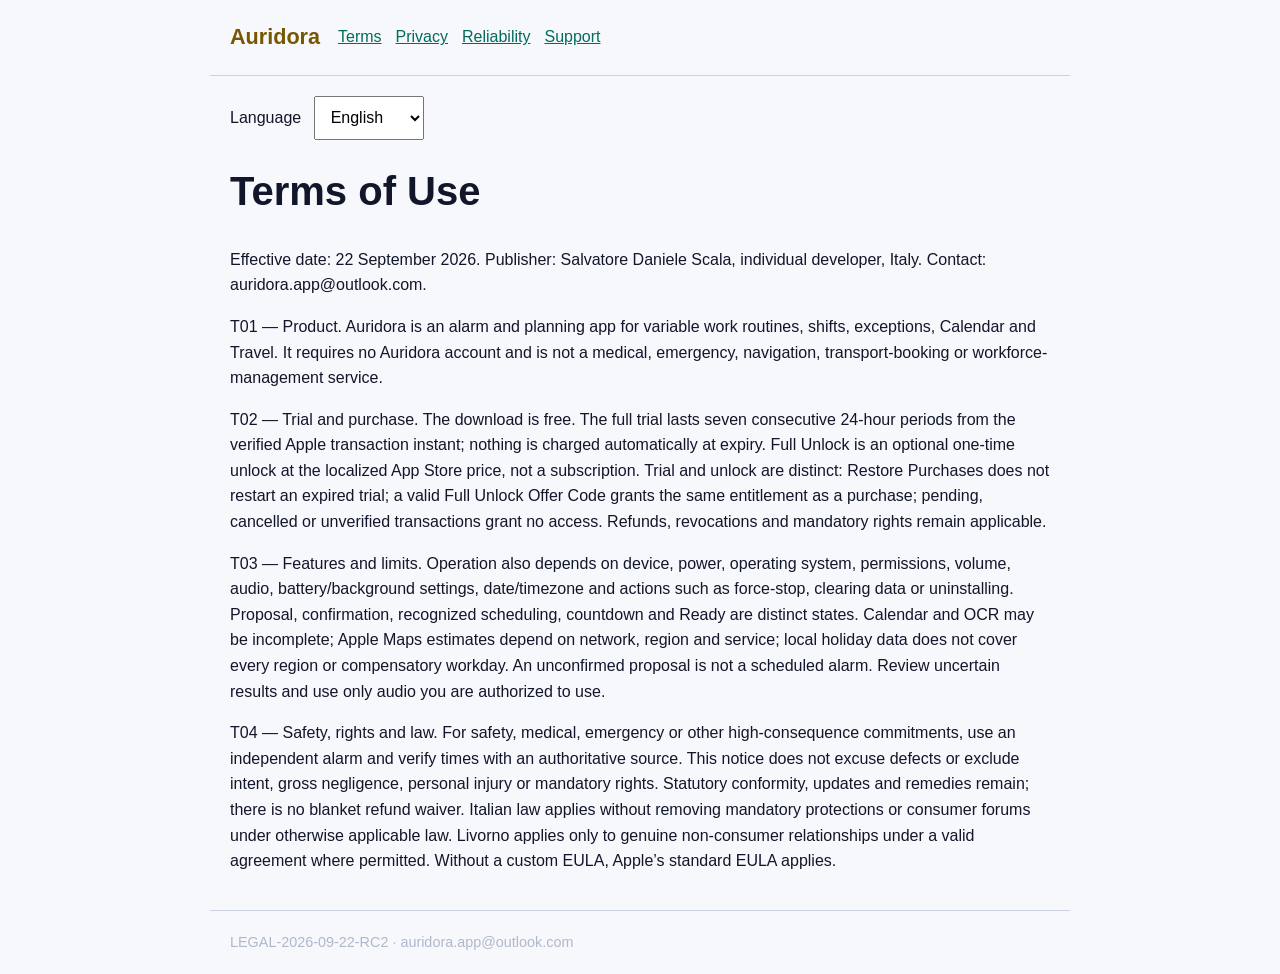
<file: index.html>
<!doctype html>
<html lang="en"><head><meta charset="utf-8"><meta name="viewport" content="width=device-width, initial-scale=1"><meta http-equiv="refresh" content="0; url=terms.html"><title>Auridora policies</title></head><body><p><a href="terms.html">Auridora policies</a></p></body></html>
</file>
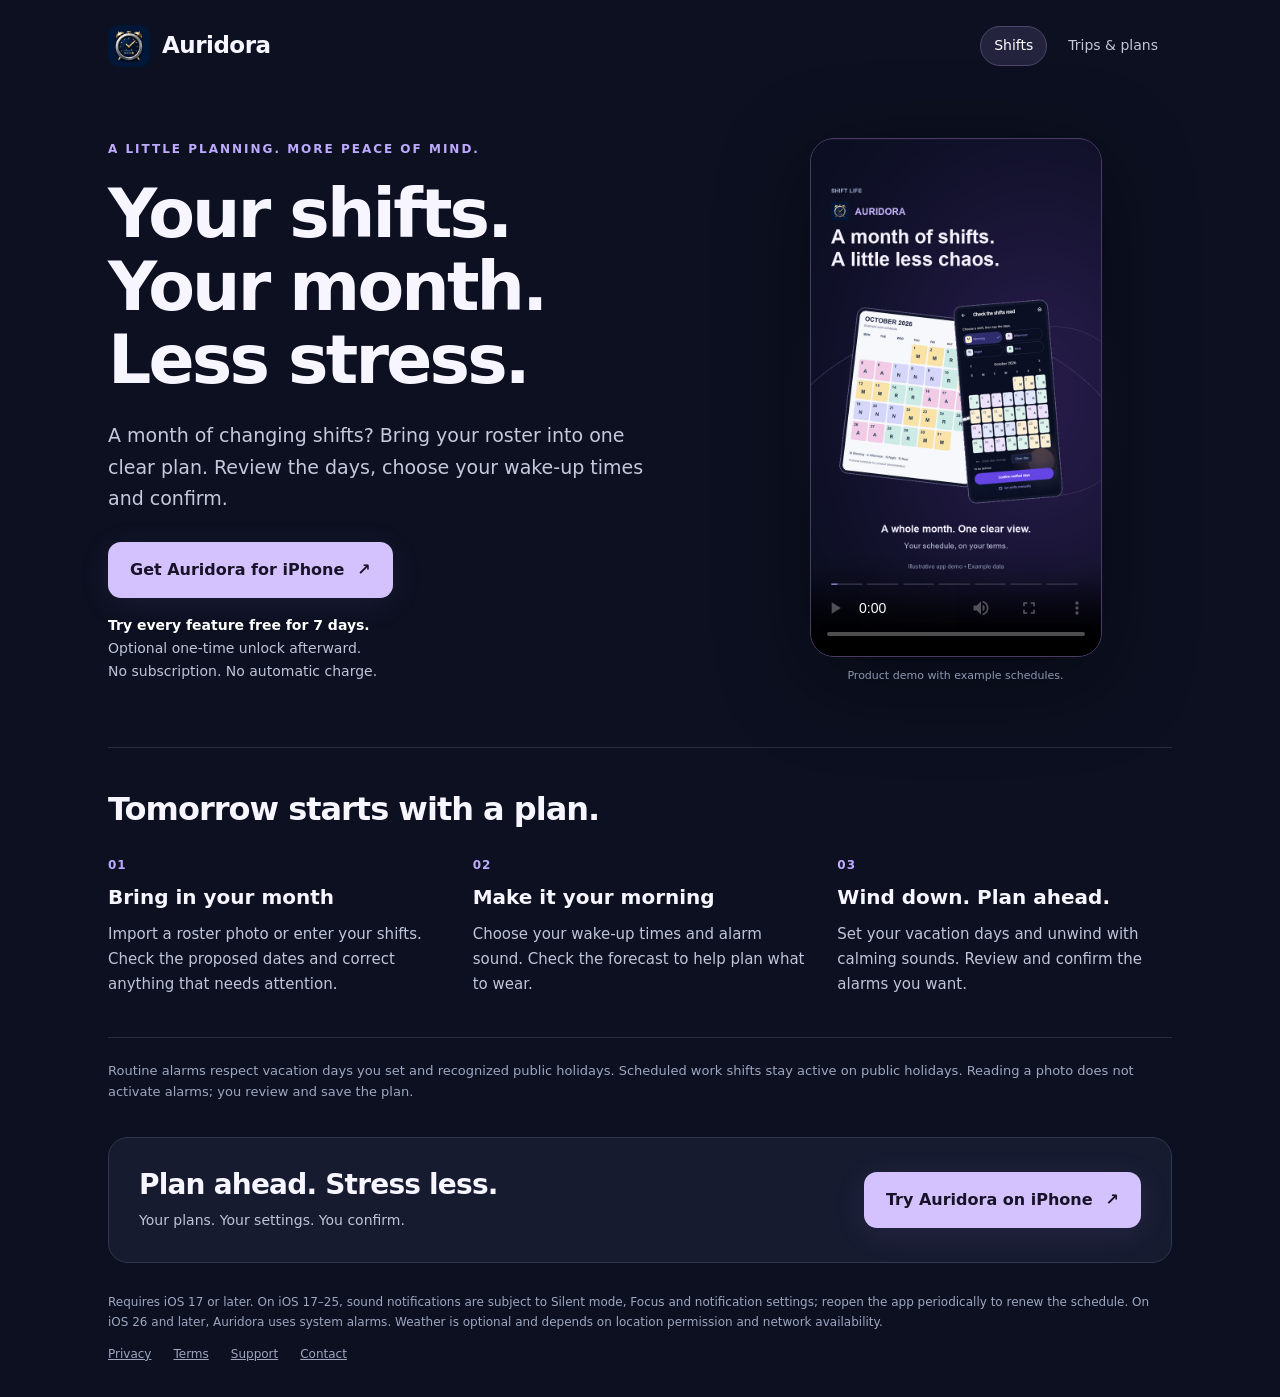
<file: instagram-us/index.html>
<!doctype html>
<html lang="en-US"><head><meta charset="utf-8"><meta name="viewport" content="width=device-width,initial-scale=1">
<meta name="description" content="Auridora for iPhone: plan alarms around shifts, calendars and trips. Try every feature free for 7 days. Optional one-time unlock. No subscription.">
<meta name="color-scheme" content="dark"><title>Auridora — Plan ahead. Stress less.</title>
<link rel="icon" href="assets/icon.png"><style>
*{box-sizing:border-box}html{scroll-behavior:smooth}body{margin:0;background:#0c1020;color:#f7f5ff;font:17px/1.65 system-ui,-apple-system,BlinkMacSystemFont,"Segoe UI",sans-serif}a{color:inherit}header,main,footer{max-width:1120px;margin:auto;padding:0 28px}header{display:flex;justify-content:space-between;align-items:center;gap:20px;padding-top:25px;padding-bottom:25px}.brand{display:flex;align-items:center;gap:12px;text-decoration:none;font-size:23px;font-weight:750;letter-spacing:-.5px}.brand img{width:42px;height:42px;border-radius:11px}nav{display:flex;gap:7px}nav a{padding:7px 13px;border-radius:99px;text-decoration:none;color:#c4c6d8;font-size:14px;border:1px solid transparent}nav a[aria-current=page]{color:#fff;background:#23233e;border-color:#4e466b}.hero{display:grid;grid-template-columns:1.12fr .88fr;align-items:center;gap:80px;padding:46px 0 62px}.eyebrow{font-size:12px;color:#bdaaff;font-weight:750;letter-spacing:2px;margin:0 0 18px}h1{font-size:clamp(42px,5.8vw,68px);line-height:1.07;letter-spacing:-2.8px;margin:0 0 24px;max-width:620px}.intro{font-size:19px;color:#c6c9dc;max-width:570px;margin:0 0 27px}.cta{display:inline-flex;align-items:center;justify-content:center;gap:13px;background:#d4c2ff;color:#191329;padding:15px 22px;border-radius:13px;font-weight:760;font-size:16px;text-decoration:none;line-height:1.35;min-height:56px;box-shadow:0 6px 32px #b693fc18}.cta:hover{background:#e2d6ff}.cta:focus-visible,nav a:focus-visible{outline:3px solid #fff;outline-offset:4px}.offer{font-size:14px;color:#bfc4d9;margin:16px 0 0}.offer strong{color:#fff}.hero-video{margin:0;justify-self:center;max-width:292px;width:100%;position:relative}.hero-video:before{content:"";position:absolute;inset:30px -30px;background:radial-gradient(ellipse,#8462ce32,transparent 70%);z-index:-1}video{display:block;width:100%;aspect-ratio:9/16;background:#17152b;border-radius:24px;border:1px solid #4a3a64;box-shadow:0 22px 90px #0006}figcaption{text-align:center;font-size:11px;color:#8e96b2;margin-top:10px}.features{border-top:1px solid #292c41;padding:42px 0 40px}.features h2{font-size:32px;line-height:1.2;letter-spacing:-1px;margin:0 0 27px}.steps{display:grid;grid-template-columns:repeat(3,1fr);gap:30px}.num{display:block;color:#bdaaff;font-size:12px;font-weight:750;letter-spacing:1px;margin-bottom:10px}h3{font-size:20px;line-height:1.25;margin:0 0 12px}.steps p{color:#bfc4d9;font-size:15px;margin:0}.details{font-size:13px;color:#9da7c2;border-top:1px solid #292c41;padding:22px 0;margin:0}.closing{background:#171b30;border:1px solid #30344e;border-radius:20px;padding:30px;margin:12px 0 30px;display:flex;justify-content:space-between;align-items:center;gap:25px}.closing h2{font-size:28px;line-height:1.2;margin:0 0 8px;letter-spacing:-.8px}.closing p{font-size:14px;color:#bfc4d9;margin:0}footer{padding-top:0;padding-bottom:32px;font-size:12px;color:#9da7c2}footer p{margin:0 0 12px}footer .links{display:flex;gap:22px;flex-wrap:wrap}.sticky{display:none}a:focus-visible{outline:2px solid white;outline-offset:3px}
@media(max-width:760px){header,main,footer{padding-left:22px;padding-right:22px}header{padding-top:19px;padding-bottom:19px;gap:12px}.brand{font-size:20px;gap:9px}.brand img{width:35px;height:35px}nav a{font-size:12px;padding:6px 10px}.hero{grid-template-columns:1fr;gap:30px;padding:26px 0 36px}h1{font-size:46px;letter-spacing:-2px;max-width:500px;margin-bottom:19px}.intro{font-size:17px;margin-bottom:21px}.eyebrow{font-size:11px;margin-bottom:15px}.offer{font-size:13px}.hero-video{max-width:260px}.features{padding-top:30px}.features h2{font-size:29px}.steps{grid-template-columns:1fr;gap:27px}.num{margin-bottom:5px}h3{margin-bottom:7px}.closing{display:block;padding:23px}.closing .cta{margin-top:20px;width:100%}footer{padding-bottom:110px}.sticky{position:fixed;bottom:0;left:0;right:0;display:block;padding:12px 20px calc(12px + env(safe-area-inset-bottom));background:#0c1020f5;border-top:1px solid #34364e;backdrop-filter:blur(14px);z-index:5}.sticky .cta{width:100%;padding:13px 15px;min-height:49px}.details{font-size:12px}}
@media(prefers-reduced-motion:reduce){html{scroll-behavior:auto}}
</style></head><body>
<header><a class="brand" href="?audience=shifts"><img src="assets/icon.png" alt="" width="42" height="42">Auridora</a><nav aria-label="Explore Auridora"><a id="nav-shifts" href="?audience=shifts">Shifts</a><a id="nav-professionals" href="?audience=professionals">Trips &amp; plans</a></nav></header>
<main><section class="hero"><div><p class="eyebrow">A LITTLE PLANNING. MORE PEACE OF MIND.</p><h1 id="headline">Your shifts. Your month. Less stress.</h1><p class="intro" id="intro">Import your schedule, review your days and choose your wake-up times.</p><a class="cta store-link" href="https://apps.apple.com/us/app/auridora-smart-alarm-shifts/id6809545666?pt=129421718&amp;ct=meta-us-shifts-50e-20261024&amp;mt=8">Get Auridora for iPhone <span aria-hidden="true">↗</span></a><p class="offer"><strong>Try every feature free for 7 days.</strong><br>Optional one-time unlock afterward.<br>No subscription. No automatic charge.</p></div><figure class="hero-video"><video id="demo" controls playsinline preload="none" poster="assets/shifts.jpg" aria-label="Auridora product demonstration"><source id="demo-source" src="assets/shifts.mp4" type="video/mp4"></video><figcaption>Product demo with example schedules.</figcaption></figure></section>
<section class="features"><h2>Tomorrow starts with a plan.</h2><div class="steps" id="steps"></div></section>
<p class="details" id="qualification"></p>
<section class="closing"><div><h2>Plan ahead. Stress less.</h2><p>Your plans. Your settings. You confirm.</p></div><a class="cta store-link" href="https://apps.apple.com/us/app/auridora-smart-alarm-shifts/id6809545666?pt=129421718&amp;ct=meta-us-shifts-50e-20261024&amp;mt=8">Try Auridora on iPhone <span aria-hidden="true">↗</span></a></section></main>
<footer><p>Requires iOS 17 or later. On iOS 17–25, sound notifications are subject to Silent mode, Focus and notification settings; reopen the app periodically to renew the schedule. On iOS 26 and later, Auridora uses system alarms. Weather is optional and depends on location permission and network availability.</p><div class="links"><a href="https://salvatoredanielescala-arch.github.io/auridora-policy/privacy.html?lang=en">Privacy</a><a href="https://salvatoredanielescala-arch.github.io/auridora-policy/terms.html?lang=en">Terms</a><a href="https://salvatoredanielescala-arch.github.io/auridora-policy/support.html?lang=en">Support</a><a href="mailto:auridora.app@outlook.com">Contact</a></div></footer>
<div class="sticky"><a class="cta store-link" href="https://apps.apple.com/us/app/auridora-smart-alarm-shifts/id6809545666?pt=129421718&amp;ct=meta-us-shifts-50e-20261024&amp;mt=8">Get Auridora for iPhone <span aria-hidden="true">↗</span></a></div>
<script>
const variants={"shifts": {"title": "Your shifts. Your month. Less stress.", "intro": "A month of changing shifts? Bring your roster into one clear plan. Review the days, choose your wake-up times and confirm.", "steps": [["01", "Bring in your month", "Import a roster photo or enter your shifts. Check the proposed dates and correct anything that needs attention."], ["02", "Make it your morning", "Choose your wake-up times and alarm sound. Check the forecast to help plan what to wear."], ["03", "Wind down. Plan ahead.", "Set your vacation days and unwind with calming sounds. Review and confirm the alarms you want."]], "note": "Routine alarms respect vacation days you set and recognized public holidays. Scheduled work shifts stay active on public holidays. Reading a photo does not activate alarms; you review and save the plan.", "store": "https://apps.apple.com/us/app/auridora-smart-alarm-shifts/id6809545666?pt=129421718&ct=meta-us-shifts-50e-20261024&mt=8"}, "professionals": {"title": "Early flight? Long drive? Less stress.", "intro": "Give tomorrow a little breathing room. Plan your wake-up and departure around a drive, a flight or the calendars you choose. Review the proposal and confirm.", "steps": [["01", "Start with your plans", "Use a selected calendar event or plan a drive or flight. Review the proposed wake-up and departure times."], ["02", "Get ready for the day", "Check the forecast to help plan what to wear. Choose your alarm sound and adjust the plan to suit you."], ["03", "Make room for rest", "Set vacation days, let routine alarms respect recognized public holidays, and wind down with calming sounds."]], "note": "Travel times are estimates, not an arrival guarantee. You choose calendar access, review proposals and confirm. Routine alarms respect vacation days you set and recognized public holidays; explicit travel plans may take priority.", "store": "https://apps.apple.com/us/app/auridora-smart-alarm-shifts/id6809545666?pt=129421718&ct=meta-us-pros-50e-20261024&mt=8"}};
const audience=new URLSearchParams(location.search).get('audience')==='professionals'?'professionals':'shifts';
const v=variants[audience];
document.title='Auridora — '+v.title;
document.getElementById('headline').textContent=v.title;
document.getElementById('intro').textContent=v.intro;
document.getElementById('qualification').textContent=v.note;
document.getElementById('nav-'+audience).setAttribute('aria-current','page');
document.querySelectorAll('.store-link').forEach(a=>a.href=v.store);
const source=document.getElementById('demo-source'),video=document.getElementById('demo');
source.src='assets/'+audience+'.mp4'; video.poster='assets/'+audience+'.jpg'; video.load();
v.steps.forEach(([n,title,text])=>{const article=document.createElement('article'),number=document.createElement('span'),h=document.createElement('h3'),p=document.createElement('p');number.className='num';number.textContent=n;h.textContent=title;p.textContent=text;article.append(number,h,p);document.getElementById('steps').append(article);});
</script></body></html>
</file>
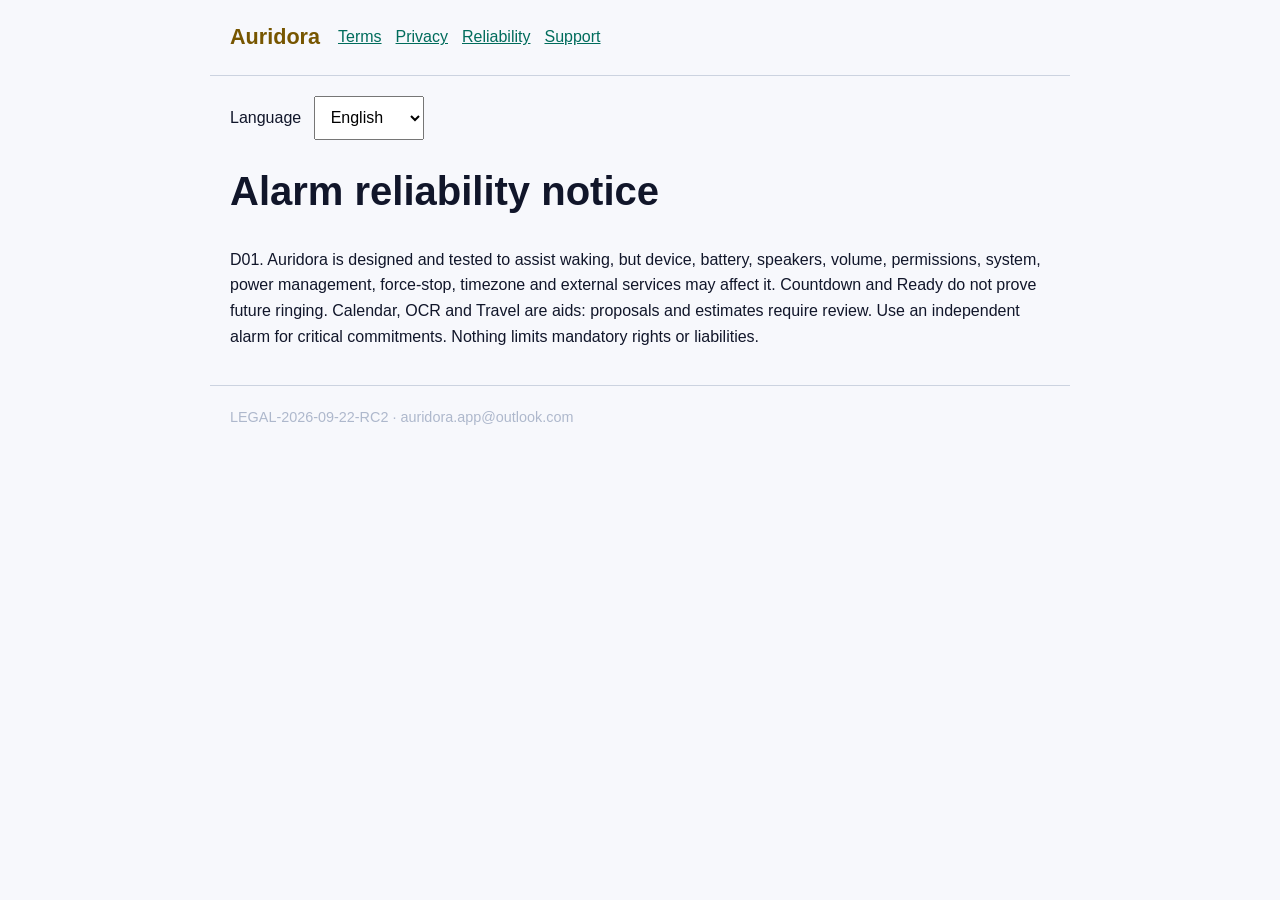
<file: disclaimer.html>
<!doctype html>
<html lang="en">
<head>
  <meta charset="utf-8">
  <meta name="viewport" content="width=device-width, initial-scale=1">
  <meta name="color-scheme" content="dark light">
  <title>Auridora — disclaimer</title>
  <link rel="stylesheet" href="styles.css">
</head>
<body>
  <header>
    <a class="brand" href="terms.html">Auridora</a>
    <nav aria-label="Legal documents">
      <a href="terms.html">Terms</a>
      <a href="privacy.html">Privacy</a>
      <a href="disclaimer.html">Reliability</a>
      <a href="support.html">Support</a>
    </nav>
  </header>
  <main>
    <label for="language">Language</label>
    <select id="language"><option value="it">Italiano</option><option value="en">English</option><option value="es">Español</option><option value="fr">Français</option><option value="de">Deutsch</option><option value="zh-Hans">简体中文</option><option value="hi">हिन्दी</option></select>
    <article class="legal-copy" data-language="it" lang="it" dir="auto" hidden>
  <h1>Avvertenza sull’affidabilità</h1>
  <p>D01. Auridora è progettata e testata per assistere il risveglio, ma dispositivo, batteria, altoparlanti, volume, permessi, sistema, risparmio energetico, arresto forzato, fuso e servizi esterni possono influire. Countdown e Ready non provano il futuro suono. Calendario, OCR e Travel sono ausili: proposte e stime richiedono controllo. Per impegni critici usa una sveglia indipendente. Nulla limita diritti o responsabilità inderogabili.</p>
</article>
<article class="legal-copy" data-language="en" lang="en" dir="auto" hidden>
  <h1>Alarm reliability notice</h1>
  <p>D01. Auridora is designed and tested to assist waking, but device, battery, speakers, volume, permissions, system, power management, force-stop, timezone and external services may affect it. Countdown and Ready do not prove future ringing. Calendar, OCR and Travel are aids: proposals and estimates require review. Use an independent alarm for critical commitments. Nothing limits mandatory rights or liabilities.</p>
</article>
<article class="legal-copy" data-language="es" lang="es" dir="auto" hidden>
  <h1>Aviso de fiabilidad</h1>
  <p>D01. Auridora está diseñada y probada para ayudar a despertar, pero dispositivo, batería, altavoces, volumen, permisos, sistema, ahorro de energía, cierre forzado, zona horaria y servicios externos pueden afectarla. Cuenta atrás y Ready no prueban el sonido futuro. Calendario, OCR y Viajes son ayudas; revisa propuestas y estimaciones. Usa una alarma independiente para compromisos críticos. Nada limita derechos o responsabilidades obligatorios.</p>
</article>
<article class="legal-copy" data-language="fr" lang="fr" dir="auto" hidden>
  <h1>Avertissement de fiabilité</h1>
  <p>D01. Auridora est conçue et testée pour aider au réveil, mais appareil, batterie, haut-parleurs, volume, autorisations, système, économie d’énergie, arrêt forcé, fuseau et services externes peuvent agir. Compte à rebours et Ready ne prouvent pas la sonnerie future. Calendrier, OCR et Voyages sont des aides ; vérifiez propositions et estimations. Utilisez une alarme indépendante pour les engagements critiques. Aucun droit ou responsabilité impératif n’est limité.</p>
</article>
<article class="legal-copy" data-language="de" lang="de" dir="auto" hidden>
  <h1>Hinweis zur Weckerzuverlässigkeit</h1>
  <p>D01. Auridora ist als Weckhilfe entwickelt und getestet, aber Gerät, Akku, Lautsprecher, Lautstärke, Berechtigungen, System, Energiesparen, erzwungenes Beenden, Zeitzone und externe Dienste können wirken. Countdown und Ready beweisen kein künftiges Klingeln. Kalender, OCR und Reisen sind Hilfen; prüfe Vorschläge und Schätzungen. Nutze für kritische Termine einen unabhängigen Wecker. Zwingende Rechte und Haftung bleiben unberührt.</p>
</article>
<article class="legal-copy" data-language="zh-Hans" lang="zh-Hans" dir="auto" hidden>
  <h1>闹钟可靠性说明</h1>
  <p>D01. Auridora 经设计和测试用于协助唤醒，但设备、电池、扬声器、音量、权限、系统、省电、强制停止、时区及外部服务都可能产生影响。倒计时与 Ready 不证明未来一定响铃。日历、OCR 与出行为辅助工具；请核对提议与估算。重要事项请使用独立备用闹钟。本说明不限制不可排除的权利或责任。</p>
</article>
<article class="legal-copy" data-language="hi" lang="hi" dir="ltr" hidden>
  <h1>अलार्म विश्वसनीयता सूचना</h1>
  <p>D01. Auridora को जगाने में सहायता के लिए बनाया&#47;परीखा गया है, पर डिवाइस, बैटरी, स्पीकर, आवाज़, अनुमतियाँ, सिस्टम, ऊर्जा-बचत, फोर्स-स्टॉप, समय-क्षेत्र और बाहरी सेवाएँ असर डाल सकती हैं। काउंटडाउन और Ready भविष्य की घंटी सिद्ध नहीं करते। कैलेंडर, OCR और यात्रा सहायक हैं; प्रस्ताव&#47;अनुमान जाँचें। महत्वपूर्ण कार्य के लिए स्वतंत्र अलार्म रखें। अनिवार्य अधिकार या दायित्व सीमित नहीं होते।</p>
</article>
  </main>
  <footer>LEGAL-2026-09-22-RC2 · auridora.app@outlook.com</footer>
  <script>
    const supported = ["it","en","es","fr","de","zh-Hans","hi"];
    const query = new URLSearchParams(location.search).get('lang');
    const browser = navigator.language || 'en';
    const initial = supported.includes(query) ? query :
      (supported.includes(browser) ? browser :
      (browser.startsWith('zh') ? 'zh-Hans' :
      (supported.includes(browser.split('-')[0]) ? browser.split('-')[0] : 'en')));
    const select = document.getElementById('language');
    function show(language) {
      document.documentElement.lang = language;
      select.value = language;
      document.querySelectorAll('[data-language]').forEach((article) => {
        article.hidden = article.dataset.language !== language;
      });
      const next = new URL(location.href);
      next.searchParams.set('lang', language);
      history.replaceState(null, '', next);
    }
    select.addEventListener('change', () => show(select.value));
    show(initial);
  </script>
</body>
</html>
</file>
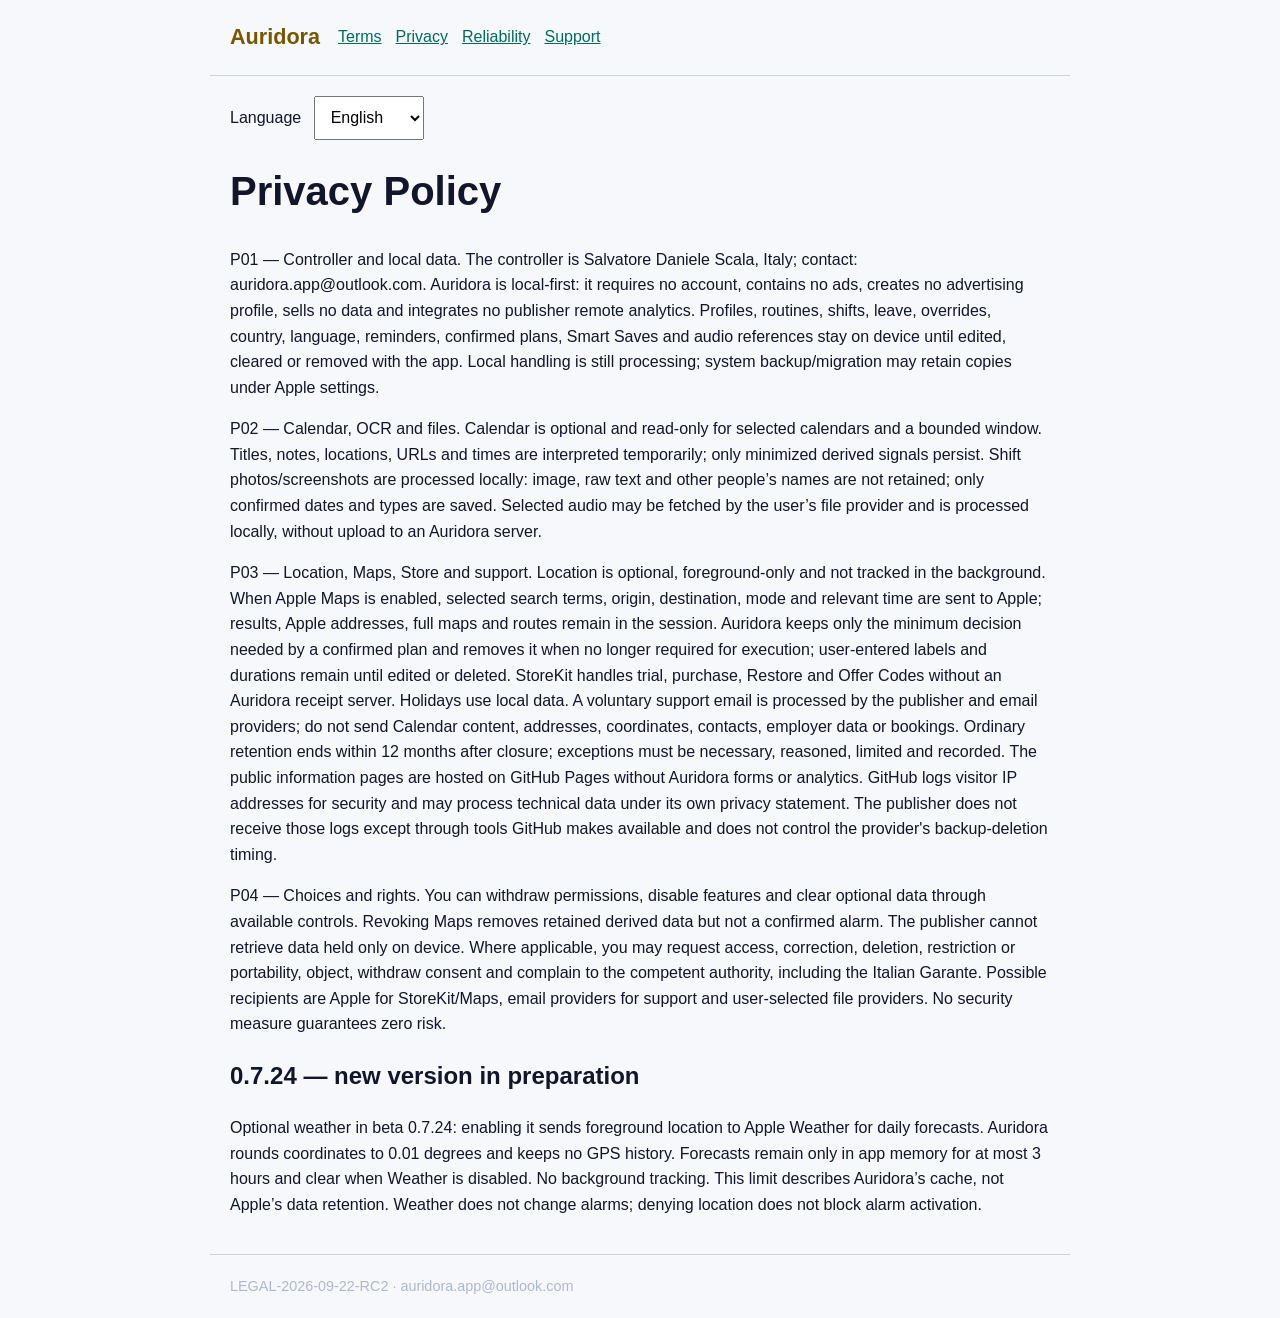
<file: privacy.html>
<!doctype html>
<html lang="en">
<head>
  <meta charset="utf-8">
  <meta name="viewport" content="width=device-width, initial-scale=1">
  <meta name="color-scheme" content="dark light">
  <title>Auridora — privacy</title>
  <link rel="stylesheet" href="styles.css">
</head>
<body>
  <header>
    <a class="brand" href="terms.html">Auridora</a>
    <nav aria-label="Legal documents">
      <a href="terms.html">Terms</a>
      <a href="privacy.html">Privacy</a>
      <a href="disclaimer.html">Reliability</a>
      <a href="support.html">Support</a>
    </nav>
  </header>
  <main>
    <label for="language">Language</label>
    <select id="language"><option value="it">Italiano</option><option value="en">English</option><option value="es">Español</option><option value="fr">Français</option><option value="de">Deutsch</option><option value="zh-Hans">简体中文</option><option value="hi">हिन्दी</option></select>
    <article class="legal-copy" data-language="it" lang="it" dir="auto" hidden>
  <h1>Privacy Policy</h1>
  <p>P01 — Titolare e dati locali. Il titolare è Salvatore Daniele Scala, Italia; contatto: auridora.app@outlook.com. Auridora è local-first: non richiede account, non contiene pubblicità, non crea profili pubblicitari, non vende dati e non integra analytics remoti del titolare. Profili, routine, turni, ferie, override, paese, lingua, promemoria, piani confermati, Smart Saves e riferimenti audio restano sul dispositivo finché modificati, cancellati o rimossi con l’app. Il trattamento locale resta trattamento; backup e migrazioni del sistema possono conservare copie secondo le impostazioni Apple.</p>
  <p>P02 — Calendario, OCR e file. Calendario è facoltativo e usato in sola lettura su calendari scelti e una finestra limitata. Titoli, note, location, URL e orari sono interpretati temporaneamente; persistono solo segnali derivati minimali. Foto&#47;screenshot di turni sono elaborati localmente: immagine, testo grezzo e nomi di altre persone non vengono conservati; si salvano solo date e tipologie confermate. Audio scelto può essere recuperato dal provider di file dell’utente e viene elaborato localmente, senza upload a un server Auridora.</p>
  <p>P03 — Posizione, Maps, Store e supporto. La posizione è facoltativa, in primo piano e senza tracking in background. Abilitando Apple Maps, termini di ricerca, origine, destinazione, mezzo e tempo pertinente sono inviati ad Apple; risultati, indirizzi Apple, mappe e percorsi completi restano nella sessione. Auridora conserva solo la decisione minima necessaria al piano confermato e la elimina quando non serve più all’esecuzione; etichette e durate inserite dall’utente restano finché modificate o cancellate. StoreKit gestisce prova, acquisto, Restore e Offer Codes senza server ricevute Auridora. Le festività usano dati locali. Un’email volontaria viene trattata dal titolare e dai provider email; non inviare calendario, indirizzi, coordinate, contatti, dati del datore o prenotazioni. La conservazione ordinaria termina entro 12 mesi dalla chiusura; eccezioni devono essere necessarie, motivate, limitate e registrate. Le pagine informative pubbliche sono ospitate su GitHub Pages senza moduli o analytics Auridora. GitHub registra l’indirizzo IP dei visitatori per motivi di sicurezza e può trattare dati tecnici secondo la propria informativa. Il titolare non riceve quei log salvo strumenti resi disponibili da GitHub e non controlla i tempi di cancellazione dei backup del provider.</p>
  <p>P04 — Scelte e diritti. Puoi revocare permessi, disabilitare funzioni e cancellare dati opzionali dai controlli disponibili. Revocare Maps elimina i dati derivati ancora conservati ma non una sveglia confermata. Il titolare non può recuperare dati presenti solo sul dispositivo. Quando applicabile puoi chiedere accesso, rettifica, cancellazione, limitazione, portabilità o opporti, revocare il consenso e reclamare all’autorità competente, incluso il Garante. Destinatari possibili sono Apple per StoreKit&#47;Maps, provider email per supporto e provider di file scelti dall’utente. Nessuna misura garantisce rischio zero.</p>
</article>
<article class="legal-copy" data-language="en" lang="en" dir="auto" hidden>
  <h1>Privacy Policy</h1>
  <p>P01 — Controller and local data. The controller is Salvatore Daniele Scala, Italy; contact: auridora.app@outlook.com. Auridora is local-first: it requires no account, contains no ads, creates no advertising profile, sells no data and integrates no publisher remote analytics. Profiles, routines, shifts, leave, overrides, country, language, reminders, confirmed plans, Smart Saves and audio references stay on device until edited, cleared or removed with the app. Local handling is still processing; system backup&#47;migration may retain copies under Apple settings.</p>
  <p>P02 — Calendar, OCR and files. Calendar is optional and read-only for selected calendars and a bounded window. Titles, notes, locations, URLs and times are interpreted temporarily; only minimized derived signals persist. Shift photos&#47;screenshots are processed locally: image, raw text and other people’s names are not retained; only confirmed dates and types are saved. Selected audio may be fetched by the user’s file provider and is processed locally, without upload to an Auridora server.</p>
  <p>P03 — Location, Maps, Store and support. Location is optional, foreground-only and not tracked in the background. When Apple Maps is enabled, selected search terms, origin, destination, mode and relevant time are sent to Apple; results, Apple addresses, full maps and routes remain in the session. Auridora keeps only the minimum decision needed by a confirmed plan and removes it when no longer required for execution; user-entered labels and durations remain until edited or deleted. StoreKit handles trial, purchase, Restore and Offer Codes without an Auridora receipt server. Holidays use local data. A voluntary support email is processed by the publisher and email providers; do not send Calendar content, addresses, coordinates, contacts, employer data or bookings. Ordinary retention ends within 12 months after closure; exceptions must be necessary, reasoned, limited and recorded. The public information pages are hosted on GitHub Pages without Auridora forms or analytics. GitHub logs visitor IP addresses for security and may process technical data under its own privacy statement. The publisher does not receive those logs except through tools GitHub makes available and does not control the provider&#39;s backup-deletion timing.</p>
  <p>P04 — Choices and rights. You can withdraw permissions, disable features and clear optional data through available controls. Revoking Maps removes retained derived data but not a confirmed alarm. The publisher cannot retrieve data held only on device. Where applicable, you may request access, correction, deletion, restriction or portability, object, withdraw consent and complain to the competent authority, including the Italian Garante. Possible recipients are Apple for StoreKit&#47;Maps, email providers for support and user-selected file providers. No security measure guarantees zero risk.</p>
</article>
<article class="legal-copy" data-language="es" lang="es" dir="auto" hidden>
  <h1>Política de privacidad</h1>
  <p>P01 — Responsable y datos locales. Responsable: Salvatore Daniele Scala, Italia; auridora.app@outlook.com. Auridora es local-first: sin cuenta, anuncios, perfil publicitario, venta de datos ni analítica remota del editor. Perfiles, rutinas, turnos, permisos, país, idioma, recordatorios, planes confirmados, Smart Saves y referencias de audio permanecen en el dispositivo hasta su cambio, borrado o desinstalación. El tratamiento local sigue siendo tratamiento; las copias del sistema dependen de los ajustes de Apple.</p>
  <p>P02 — Calendario, OCR y archivos. Calendario es opcional y de solo lectura para calendarios elegidos y una ventana limitada. Títulos, notas, ubicaciones, URL y horas se interpretan temporalmente; solo persisten señales derivadas mínimas. Fotos de turnos se procesan localmente: no se conservan imagen, texto bruto ni nombres ajenos; solo fechas y tipos confirmados. El audio elegido puede ser recuperado por el proveedor de archivos del usuario y se procesa localmente, sin subirlo a un servidor Auridora.</p>
  <p>P03 — Ubicación, Maps, Store y soporte. La ubicación es opcional, solo en primer plano y sin seguimiento en segundo plano. Al habilitar Apple Maps se envían a Apple búsqueda, origen, destino, medio y hora pertinente; resultados, direcciones Apple, mapas y rutas completas quedan en la sesión. Auridora guarda solo la decisión mínima del plan confirmado hasta que deje de ser necesaria; etiquetas y duraciones del usuario duran hasta su cambio o borrado. StoreKit gestiona prueba, compra, Restore y Offer Codes sin servidor de recibos Auridora. Los festivos son locales. El correo voluntario lo tratan editor y proveedores; no envíes Calendario, direcciones, coordenadas, contactos, empresa o reservas. Retención ordinaria: hasta 12 meses tras el cierre; toda excepción debe ser necesaria, motivada, limitada y registrada. Las páginas informativas públicas se alojan en GitHub Pages sin formularios ni analítica de Auridora. GitHub registra las direcciones IP de los visitantes por seguridad y puede tratar datos técnicos conforme a su propia política. El editor no recibe esos registros salvo mediante herramientas ofrecidas por GitHub ni controla los plazos de eliminación de las copias de seguridad del proveedor.</p>
  <p>P04 — Opciones y derechos. Puedes retirar permisos, desactivar funciones y borrar datos opcionales. Revocar Maps elimina datos derivados conservados, no una alarma confirmada. El editor no recupera datos solo locales. Cuando proceda, puedes ejercer acceso, rectificación, supresión, limitación, portabilidad, oposición, retirada del consentimiento y reclamación ante la autoridad. Posibles destinatarios: Apple para StoreKit&#47;Maps, proveedores de correo y proveedor de archivos elegido. Ninguna medida garantiza riesgo cero.</p>
</article>
<article class="legal-copy" data-language="fr" lang="fr" dir="auto" hidden>
  <h1>Politique de confidentialité</h1>
  <p>P01 — Responsable et données locales. Responsable : Salvatore Daniele Scala, Italie ; auridora.app@outlook.com. Auridora est local-first : aucun compte, publicité, profil publicitaire, vente de données ou analyse distante de l’éditeur. Profils, routines, postes, congés, exceptions, pays, langue, rappels, plans confirmés, Smart Saves et références audio restent sur l’appareil jusqu’à modification, suppression ou désinstallation. Le traitement local demeure un traitement ; les sauvegardes système suivent les réglages Apple.</p>
  <p>P02 — Calendrier, OCR et fichiers. Calendrier est facultatif, en lecture seule, pour les calendriers choisis et une fenêtre limitée. Titres, notes, lieux, URL et heures sont interprétés temporairement ; seuls des signaux dérivés minimaux persistent. Les photos de postes sont traitées localement : image, texte brut et noms de tiers ne sont pas conservés ; seules dates et catégories confirmées sont enregistrées. L’audio choisi peut être récupéré par le fournisseur de fichiers de l’utilisateur et traité localement, sans envoi à un serveur Auridora.</p>
  <p>P03 — Localisation, Maps, Store et assistance. La localisation est facultative, au premier plan, sans suivi arrière-plan. Avec Apple Maps, recherche, origine, destination, mode et heure pertinente sont envoyés à Apple ; résultats, adresses Apple, cartes et itinéraires complets restent dans la session. Auridora ne conserve que la décision minimale du plan confirmé jusqu’à sa fin d’utilité ; libellés et durées saisis restent jusqu’à modification&#47;suppression. StoreKit gère essai, achat, Restore et Offer Codes sans serveur de reçus Auridora. Les jours fériés sont locaux. Un email volontaire est traité par l’éditeur et les fournisseurs ; n’envoyez pas Calendrier, adresse, coordonnées, contacts, employeur ou réservation. Conservation ordinaire : 12 mois après clôture ; toute exception doit être nécessaire, motivée, limitée et enregistrée. Les pages d’information publiques sont hébergées sur GitHub Pages sans formulaire ni outil d’analyse Auridora. GitHub journalise les adresses IP des visiteurs à des fins de sécurité et peut traiter des données techniques selon sa propre politique. L’éditeur ne reçoit pas ces journaux sauf via les outils mis à disposition par GitHub et ne contrôle pas le délai de suppression des sauvegardes du fournisseur.</p>
  <p>P04 — Choix et droits. Vous pouvez retirer les autorisations, désactiver des fonctions et effacer les données facultatives. Révoquer Maps efface les données dérivées conservées, pas une alarme confirmée. L’éditeur ne récupère pas les données seulement locales. Le cas échéant : accès, rectification, effacement, limitation, portabilité, opposition, retrait du consentement et réclamation auprès de l’autorité compétente. Destinataires possibles : Apple pour StoreKit&#47;Maps, fournisseurs email et fournisseur de fichiers choisi. Aucune mesure ne garantit un risque nul.</p>
</article>
<article class="legal-copy" data-language="de" lang="de" dir="auto" hidden>
  <h1>Datenschutzrichtlinie</h1>
  <p>P01 — Verantwortlicher und lokale Daten. Verantwortlicher: Salvatore Daniele Scala, Italien; auridora.app@outlook.com. Auridora ist local-first: kein Konto, keine Werbung, Werbeprofile, Datenverkäufe oder Remote-Analysen des Herausgebers. Profile, Routinen, Schichten, Urlaub, Ausnahmen, Land, Sprache, Erinnerungen, bestätigte Pläne, Smart Saves und Audioreferenzen bleiben bis zur Änderung, Löschung oder Deinstallation lokal. Lokale Verarbeitung bleibt Verarbeitung; Systembackups richten sich nach Apple-Einstellungen.</p>
  <p>P02 — Kalender, OCR und Dateien. Kalender ist optional und wird für ausgewählte Kalender und ein begrenztes Fenster nur gelesen. Titel, Notizen, Orte, URLs und Zeiten werden vorübergehend interpretiert; nur minimale abgeleitete Signale bleiben. Schichtfotos werden lokal verarbeitet: Bild, Rohtext und Namen anderer werden nicht gespeichert; nur bestätigte Daten und Typen. Ausgewähltes Audio kann der Dateianbieter des Nutzers liefern und wird lokal ohne Upload an einen Auridora-Server verarbeitet.</p>
  <p>P03 — Standort, Maps, Store und Support. Standort ist optional, nur im Vordergrund und ohne Hintergrundtracking. Bei Apple Maps gehen Suche, Ursprung, Ziel, Modus und relevante Zeit an Apple; Ergebnisse, Apple-Adressen, vollständige Karten und Routen bleiben in der Sitzung. Auridora speichert nur die minimale Entscheidung des bestätigten Plans, solange sie für die Ausführung nötig ist; Nutzerbezeichnungen und -dauern bis zur Änderung&#47;Löschung. StoreKit verwaltet Test, Kauf, Restore und Offer Codes ohne Auridora-Belegserver. Feiertage sind lokal. Freiwillige E-Mails verarbeiten Herausgeber und Anbieter; sende keine Kalenderdaten, Adressen, Koordinaten, Kontakte, Arbeitgeberdaten oder Buchungen. Reguläre Aufbewahrung: bis 12 Monate nach Abschluss; Ausnahmen müssen notwendig, begründet, begrenzt und dokumentiert sein. Die öffentlichen Informationsseiten werden ohne Auridora-Formulare oder -Analysen auf GitHub Pages gehostet. GitHub protokolliert Besucher-IP-Adressen zu Sicherheitszwecken und kann technische Daten nach seiner eigenen Datenschutzerklärung verarbeiten. Der Herausgeber erhält diese Protokolle nur über von GitHub bereitgestellte Werkzeuge und kontrolliert nicht die Löschfristen der Sicherungskopien des Anbieters.</p>
  <p>P04 — Auswahl und Rechte. Du kannst Berechtigungen entziehen, Funktionen deaktivieren und optionale Daten löschen. Maps-Widerruf löscht gespeicherte abgeleitete Daten, nicht einen bestätigten Wecker. Der Herausgeber kann nur lokale Daten nicht abrufen. Soweit anwendbar: Auskunft, Berichtigung, Löschung, Einschränkung, Übertragbarkeit, Widerspruch, Widerruf und Beschwerde bei der zuständigen Behörde. Mögliche Empfänger: Apple für StoreKit&#47;Maps, E-Mail- und gewählte Dateianbieter. Keine Maßnahme garantiert Nullrisiko.</p>
</article>
<article class="legal-copy" data-language="zh-Hans" lang="zh-Hans" dir="auto" hidden>
  <h1>隐私政策</h1>
  <p>P01 — 控制者与本地数据。 数据控制者为意大利的 Salvatore Daniele Scala；联系邮箱：auridora.app@outlook.com。Auridora 以本地处理为主：无需账户、无广告、不建立广告画像、不出售数据，也不集成发布者的远程分析。配置、日程、轮班、休假、例外、国家、语言、提醒、已确认计划、Smart Saves 与音频引用保留在设备上，直至修改、删除或卸载。本地处理仍属于数据处理；系统备份&#47;迁移可能按 Apple 设置保留副本。</p>
  <p>P02 — 日历、OCR 与文件。 日历为可选功能，仅以只读方式访问所选日历及有限时间窗口。标题、备注、地点、URL 与时间仅临时解析；只保留最少的派生信号。轮班照片&#47;截图在本地处理：不保留图像、原始文字及他人姓名；只保存已确认日期和类型。所选音频可由用户选择的文件提供商取回并在本地处理，不上传至 Auridora 服务器。</p>
  <p>P03 — 位置、Maps、Store 与支持。 位置为可选且仅在前台使用，不进行后台跟踪。启用 Apple Maps 时，所选搜索词、起点、目的地、方式与相关时间会发送给 Apple；结果、Apple 地址、完整地图与路线只留在会话中。Auridora 只在执行已确认计划所需期间保留最少决定；用户输入的标签和时长保留至修改或删除。StoreKit 处理试用、购买、Restore 与 Offer Codes，不使用 Auridora 收据服务器。节假日数据在本地。自愿支持邮件由发布者与邮件提供商处理；请勿发送日历内容、地址、坐标、联系人、雇主资料或预订。通常在结案后 12 个月内删除；例外必须必要、有理由、有限且有记录。 公共信息页面托管于 GitHub Pages，不含 Auridora 表单或分析工具。GitHub 出于安全目的记录访问者 IP 地址，并可能根据其隐私声明处理技术数据。 除 GitHub 提供的工具外，发布者不会收到这些日志，也无法控制提供商 备份副本的删除时间。</p>
  <p>P04 — 选择与权利。 你可以撤回权限、停用功能并清除可选数据。撤销 Maps 会删除仍保留的派生数据，但不会删除已确认闹钟。发布者无法取回只在设备上的数据。适用时，你可请求访问、更正、删除、限制、可携带、反对、撤回同意，并向主管机关（包括意大利 Garante）投诉。可能的接收方包括处理 StoreKit&#47;Maps 的 Apple、支持邮件提供商以及用户选择的文件提供商。任何安全措施都无法保证零风险。</p>
</article>
<article class="legal-copy" data-language="hi" lang="hi" dir="ltr" hidden>
  <h1>गोपनीयता नीति</h1>
  <p>P01 — नियंत्रक और स्थानीय डेटा। नियंत्रक Salvatore Daniele Scala, इटली; संपर्क: auridora.app@outlook.com। Auridora स्थानीय-प्रथम है: कोई खाता, विज्ञापन, विज्ञापन प्रोफ़ाइल, डेटा बिक्री या प्रकाशक की दूरस्थ एनालिटिक्स नहीं। प्रोफ़ाइल, दिनचर्या, शिफ्ट, अवकाश, अपवाद, देश, भाषा, रिमाइंडर, पुष्ट योजनाएँ, Smart Saves और ऑडियो संदर्भ संशोधन, मिटाने या ऐप हटाने तक डिवाइस पर रहते हैं। स्थानीय प्रसंस्करण भी प्रसंस्करण है; सिस्टम बैकअप Apple सेटिंग के अनुसार प्रतियाँ रख सकता है।</p>
  <p>P02 — कैलेंडर, OCR और फ़ाइलें। कैलेंडर वैकल्पिक है और चुने कैलेंडर तथा सीमित अवधि के लिए केवल पढ़ा जाता है। शीर्षक, नोट, स्थान, URL और समय अस्थायी रूप से समझे जाते हैं; केवल न्यूनतम व्युत्पन्न संकेत रहते हैं। शिफ्ट फोटो स्थानीय रूप से संसाधित होती हैं: चित्र, कच्चा पाठ और दूसरों के नाम नहीं रखे जाते; केवल पुष्ट तारीखें&#47;प्रकार सहेजे जाते हैं। चुना ऑडियो उपयोगकर्ता के फ़ाइल प्रदाता से आ सकता है और स्थानीय रूप से संसाधित होता है, Auridora सर्वर पर अपलोड नहीं।</p>
  <p>P03 — स्थान, Maps, Store और सहायता। स्थान वैकल्पिक, केवल अग्रभूमि में और बिना बैकग्राउंड ट्रैकिंग है। Apple Maps चालू करने पर चुनी खोज, मूल, गंतव्य, माध्यम और संबंधित समय Apple को भेजे जाते हैं; परिणाम, Apple पते, पूरे नक्शे और मार्ग सत्र में रहते हैं। Auridora पुष्ट योजना चलाने के लिए आवश्यक न्यूनतम निर्णय ही रखता है और आवश्यकता समाप्त होने पर मिटाता है; उपयोगकर्ता लेबल&#47;अवधि संशोधन या मिटाने तक रहते हैं। StoreKit ट्रायल, खरीद, Restore और Offer Codes संभालता है; Auridora रसीद सर्वर नहीं। छुट्टी डेटा स्थानीय है। स्वैच्छिक सहायता ईमेल प्रकाशक और प्रदाता संसाधित करते हैं; कैलेंडर, पते, निर्देशांक, संपर्क, नियोक्ता या बुकिंग न भेजें। सामान्य प्रतिधारण बंद होने के 12 माह के भीतर; अपवाद आवश्यक, कारणयुक्त, सीमित और दर्ज होना चाहिए। सार्वजनिक सूचना पृष्ठ GitHub Pages पर बिना Auridora फ़ॉर्म या एनालिटिक्स के होस्ट हैं। GitHub सुरक्षा के लिए आगंतुक IP पते लॉग करता और अपनी गोपनीयता नीति के अनुसार तकनीकी डेटा संसाधित कर सकता है। प्रकाशक को वे लॉग केवल GitHub के उपलब्ध कराए उपकरणों से मिलते हैं और वह प्रदाता के बैकअप हटाने के समय को नियंत्रित नहीं करता।</p>
  <p>P04 — विकल्प और अधिकार। आप अनुमतियाँ वापस ले सकते, सुविधाएँ बंद कर सकते और वैकल्पिक डेटा मिटा सकते हैं। Maps निरस्त करने पर रखे व्युत्पन्न डेटा मिटते हैं, पुष्ट अलार्म नहीं। प्रकाशक केवल डिवाइस वाले डेटा को नहीं निकाल सकता। लागू होने पर पहुँच, सुधार, मिटाना, सीमा, पोर्टेबिलिटी, आपत्ति, सहमति-वापसी और सक्षम प्राधिकरण में शिकायत उपलब्ध हैं। संभावित प्राप्तकर्ता: StoreKit&#47;Maps के लिए Apple, सहायता ईमेल प्रदाता और चुना फ़ाइल प्रदाता। कोई उपाय शून्य जोखिम की गारंटी नहीं देता।</p>
</article>
  <!-- AURIDORA024 START -->
<section class="release024" data-language="en" lang="en" hidden><h2>0.7.24 — new version in preparation</h2><p>Optional weather in beta 0.7.24: enabling it sends foreground location to Apple Weather for daily forecasts. Auridora rounds coordinates to 0.01 degrees and keeps no GPS history. Forecasts remain only in app memory for at most 3 hours and clear when Weather is disabled. No background tracking. This limit describes Auridora’s cache, not Apple’s data retention. Weather does not change alarms; denying location does not block alarm activation.</p></section>
<section class="release024" data-language="it" lang="it" hidden><h2>0.7.24 — nuova versione in preparazione</h2><p>Meteo facoltativo nella beta 0.7.24: attivandolo, la posizione durante l’uso viene inviata ad Apple Weather per ottenere previsioni giornaliere. Auridora arrotonda le coordinate a 0,01 gradi; non conserva una cronologia GPS. Le previsioni restano soltanto nella memoria dell’app per un massimo di 3 ore e vengono eliminate disattivando Meteo. Nessun tracciamento in background. Questo limite descrive la cache di Auridora, non la conservazione dei dati da parte di Apple. Il meteo non cambia gli allarmi; rifiutare la posizione non blocca l’attivazione delle sveglie.</p></section>
<section class="release024" data-language="de" lang="de" hidden><h2>0.7.24 — neue Version in Vorbereitung</h2><p>Optionales Wetter in Beta 0.7.24: Die Aktivierung sendet den Standort während der Nutzung für Tagesvorhersagen an Apple Weather. Auridora rundet Koordinaten auf 0,01 Grad und speichert keinen GPS-Verlauf. Vorhersagen bleiben höchstens 3 Stunden im App-Arbeitsspeicher und werden beim Abschalten gelöscht. Kein Hintergrundtracking. Diese Grenze betrifft Auridoras Cache, nicht Apples Datenspeicherung. Wetter ändert keine Wecker; ein abgelehnter Standortzugriff blockiert deren Aktivierung nicht.</p></section>
<section class="release024" data-language="fr" lang="fr" hidden><h2>0.7.24 — nouvelle version en préparation</h2><p>Météo facultative dans la bêta 0.7.24 : son activation envoie la position pendant l’utilisation à Apple Weather pour les prévisions quotidiennes. Auridora arrondit les coordonnées à 0,01 degré et ne conserve aucun historique GPS. Les prévisions restent uniquement en mémoire de l’app, au maximum 3 heures, et sont effacées à la désactivation. Aucun suivi en arrière-plan. Cette limite concerne le cache d’Auridora, pas la conservation chez Apple. La météo ne change pas les réveils ; refuser la position ne bloque pas leur activation.</p></section>
<section class="release024" data-language="es" lang="es" hidden><h2>0.7.24 — nueva versión en preparación</h2><p>Tiempo opcional en la beta 0.7.24: al activarlo, la ubicación durante el uso se envía a Apple Weather para obtener previsiones diarias. Auridora redondea las coordenadas a 0,01 grados y no guarda un historial GPS. Las previsiones permanecen solo en memoria durante un máximo de 3 horas y se borran al desactivar Tiempo. Sin seguimiento en segundo plano. Este límite describe la caché de Auridora, no la retención de Apple. El tiempo no cambia alarmas; denegar la ubicación no bloquea su activación.</p></section>
<section class="release024" data-language="zh-Hans" lang="zh-Hans" hidden><h2>0.7.24 — 新版本准备中</h2><p>测试版0.7.24的可选天气：开启后，将使用应用期间的位置发送给 Apple Weather，以获取每日预报。Auridora 将坐标四舍五入至0.01度，不保留GPS历史。预报仅在应用内存中保留最多3小时，关闭天气后清除。没有后台跟踪。此限制针对 Auridora 缓存，不代表 Apple 的数据保留期限。天气不会更改闹钟；拒绝位置权限不会阻止激活闹钟。</p></section>
<section class="release024" data-language="hi" lang="hi" hidden><h2>0.7.24 — नया संस्करण तैयारी में</h2><p>बीटा0.7.24 में वैकल्पिक मौसम: इसे चालू करने पर उपयोग के दौरान का स्थान दैनिक पूर्वानुमान के लिए Apple Weather को भेजा जाता है। Auridora निर्देशांक0.01डिग्री तक गोल करता है और GPS इतिहास नहीं रखता। पूर्वानुमान केवल ऐप की मेमोरी में अधिकतम3घंटे रहते हैं और मौसम बंद करने पर मिट जाते हैं। पृष्ठभूमि में ट्रैकिंग नहीं होती। यह सीमा Auridora के कैश की है, Apple की डेटा अवधारण की नहीं। मौसम अलार्म नहीं बदलता और स्थान की अनुमति अस्वीकार करने से अलार्म सक्रिय करना नहीं रुकता।</p></section>
<!-- AURIDORA024 END -->
</main>
  <footer>LEGAL-2026-09-22-RC2 · auridora.app@outlook.com</footer>
  <script>
    const supported = ["it","en","es","fr","de","zh-Hans","hi"];
    const query = new URLSearchParams(location.search).get('lang');
    const browser = navigator.language || 'en';
    const initial = supported.includes(query) ? query :
      (supported.includes(browser) ? browser :
      (browser.startsWith('zh') ? 'zh-Hans' :
      (supported.includes(browser.split('-')[0]) ? browser.split('-')[0] : 'en')));
    const select = document.getElementById('language');
    function show(language) {
      document.documentElement.lang = language;
      select.value = language;
      document.querySelectorAll('[data-language]').forEach((article) => {
        article.hidden = article.dataset.language !== language;
      });
      const next = new URL(location.href);
      next.searchParams.set('lang', language);
      history.replaceState(null, '', next);
    }
    select.addEventListener('change', () => show(select.value));
    show(initial);
  </script>
</body>
</html>
</file>
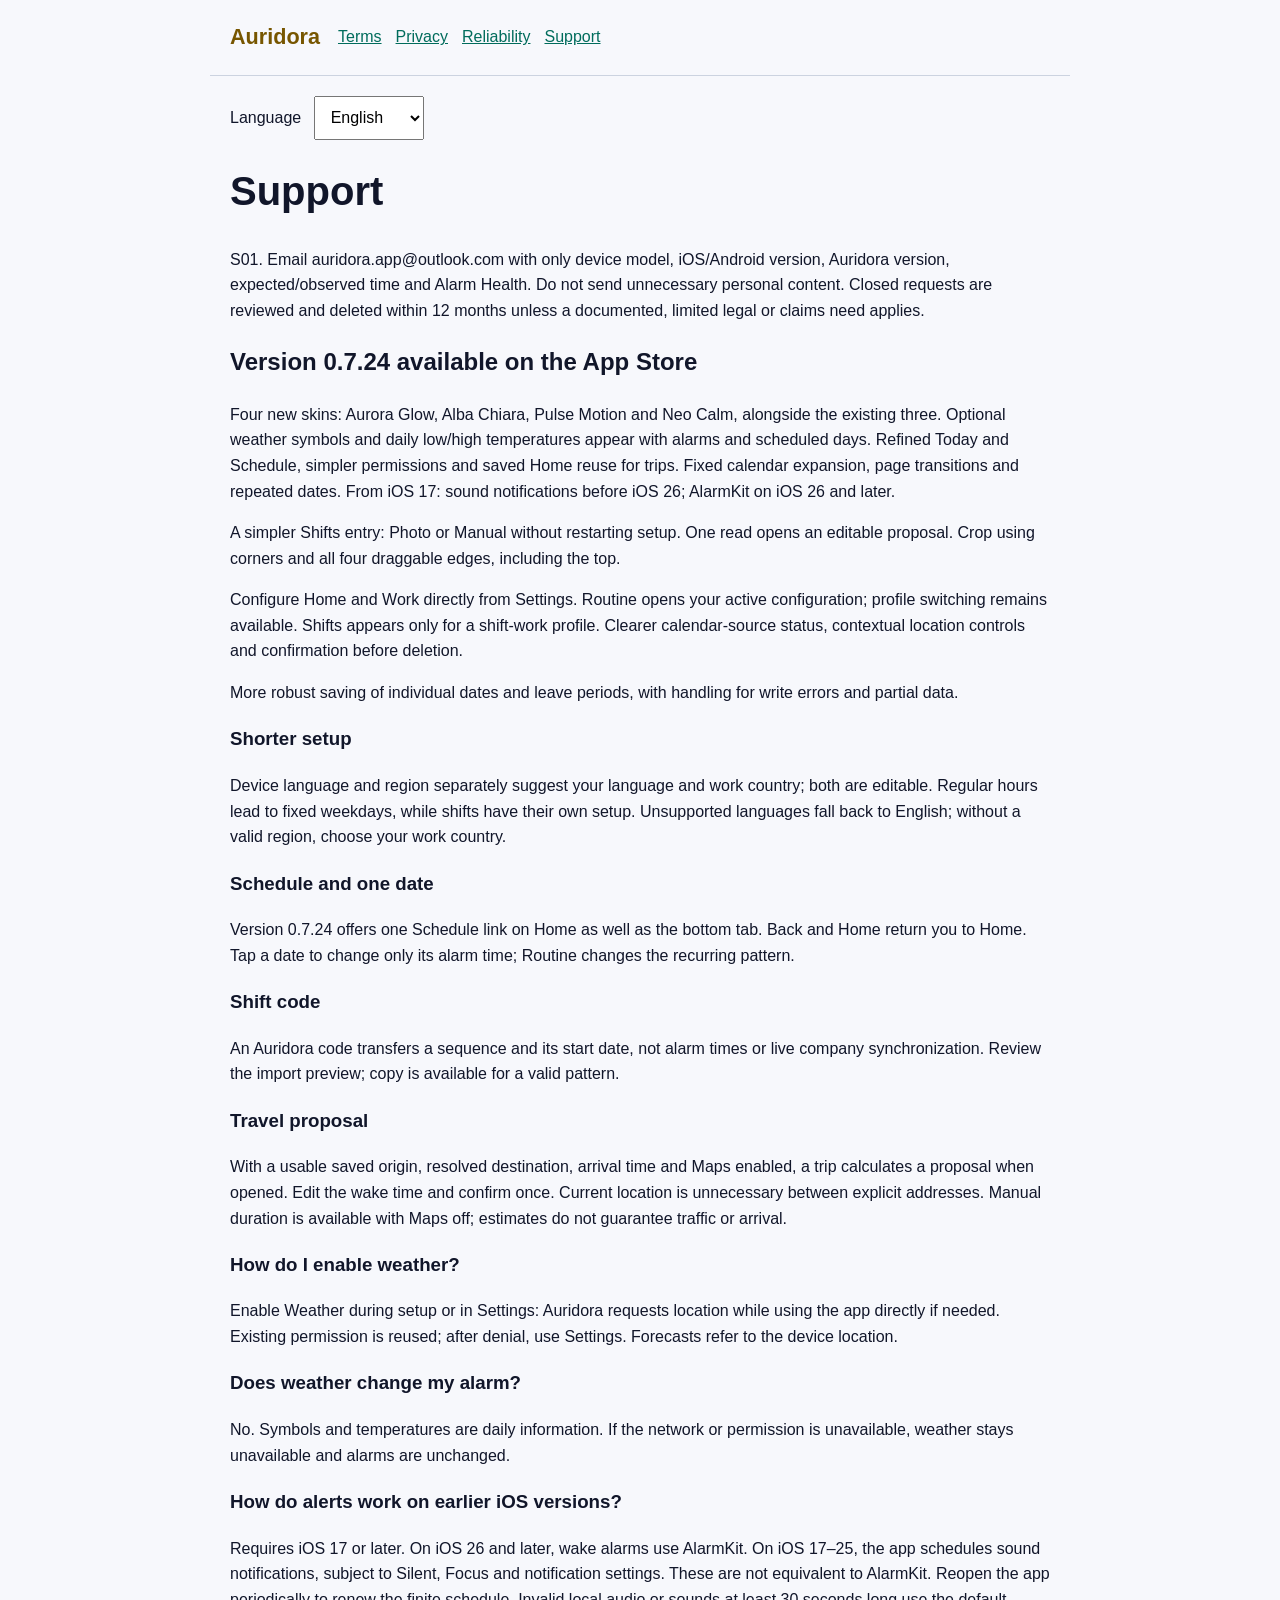
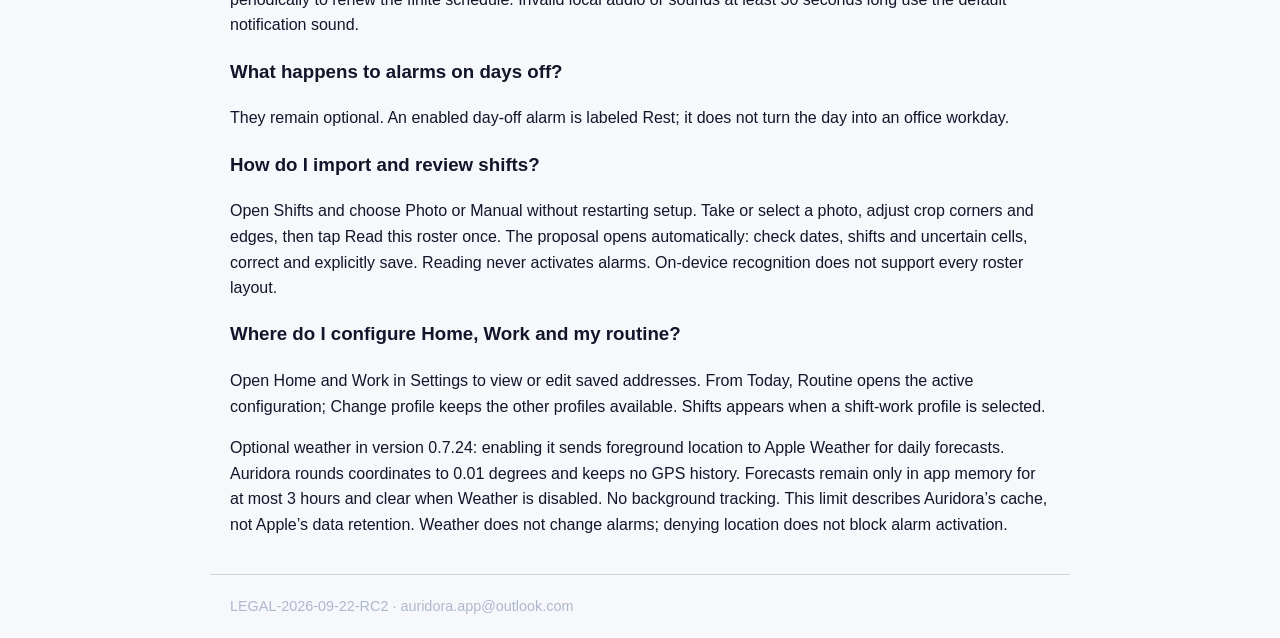
<file: support.html>
<!doctype html>
<html lang="en">
<head>
  <meta charset="utf-8">
  <meta name="viewport" content="width=device-width, initial-scale=1">
  <meta name="color-scheme" content="dark light">
  <title>Auridora — support</title>
  <link rel="stylesheet" href="styles.css">
</head>
<body>
  <header>
    <a class="brand" href="terms.html">Auridora</a>
    <nav aria-label="Legal documents">
      <a href="terms.html">Terms</a>
      <a href="privacy.html">Privacy</a>
      <a href="disclaimer.html">Reliability</a>
      <a href="support.html">Support</a>
    </nav>
  </header>
  <main>
    <label for="language">Language</label>
    <select id="language"><option value="it">Italiano</option><option value="en">English</option><option value="es">Español</option><option value="fr">Français</option><option value="de">Deutsch</option><option value="zh-Hans">简体中文</option><option value="hi">हिन्दी</option></select>
    <article class="legal-copy" data-language="it" lang="it" dir="auto" hidden>
  <h1>Supporto</h1>
  <p>S01. Scrivi a auridora.app@outlook.com indicando solo modello dispositivo, versione iOS&#47;Android, versione Auridora, orario atteso&#47;osservato e Alarm Health. Non inviare contenuti personali non necessari. Le richieste chiuse sono riesaminate ed eliminate entro 12 mesi, salvo necessità legale o di tutela documentata e limitata.</p>
</article>
<article class="legal-copy" data-language="en" lang="en" dir="auto" hidden>
  <h1>Support</h1>
  <p>S01. Email auridora.app@outlook.com with only device model, iOS&#47;Android version, Auridora version, expected&#47;observed time and Alarm Health. Do not send unnecessary personal content. Closed requests are reviewed and deleted within 12 months unless a documented, limited legal or claims need applies.</p>
</article>
<article class="legal-copy" data-language="es" lang="es" dir="auto" hidden>
  <h1>Soporte</h1>
  <p>S01. Escribe a auridora.app@outlook.com indicando solo dispositivo, iOS&#47;Android, versión Auridora, hora esperada&#47;observada y Alarm Health. No envíes contenido personal innecesario. Las solicitudes cerradas se revisan y eliminan en 12 meses salvo necesidad legal o de defensa documentada y limitada.</p>
</article>
<article class="legal-copy" data-language="fr" lang="fr" dir="auto" hidden>
  <h1>Assistance</h1>
  <p>S01. Écrivez à auridora.app@outlook.com avec seulement appareil, iOS&#47;Android, version Auridora, heure attendue&#47;observée et Alarm Health. N’envoyez pas de contenu personnel inutile. Les demandes closes sont revues et supprimées sous 12 mois sauf besoin juridique ou de défense documenté et limité.</p>
</article>
<article class="legal-copy" data-language="de" lang="de" dir="auto" hidden>
  <h1>Support</h1>
  <p>S01. Schreibe an auridora.app@outlook.com nur mit Gerät, iOS&#47;Android, Auridora-Version, erwarteter&#47;beobachteter Zeit und Alarm Health. Keine unnötigen persönlichen Inhalte. Geschlossene Anfragen werden binnen 12 Monaten geprüft und gelöscht, außer bei dokumentiertem, begrenztem Rechts-&#47;Abwehrbedarf.</p>
</article>
<article class="legal-copy" data-language="zh-Hans" lang="zh-Hans" dir="auto" hidden>
  <h1>支持</h1>
  <p>S01. 请发送邮件至 auridora.app@outlook.com，仅提供设备型号、iOS&#47;Android 版本、Auridora 版本、预期&#47;实际时间和 Alarm Health 状态。请勿发送不必要的个人内容。已结案请求将在 12 个月内复核并删除，除非存在有记录且范围受限的法律或权利保护需要。</p>
</article>
<article class="legal-copy" data-language="hi" lang="hi" dir="ltr" hidden>
  <h1>सहायता</h1>
  <p>S01. auridora.app@outlook.com पर केवल डिवाइस, iOS&#47;Android, Auridora संस्करण, अपेक्षित&#47;देखा समय और Alarm Health भेजें। अनावश्यक निजी सामग्री न भेजें। बंद अनुरोध 12 माह में जाँचे और मिटाए जाते हैं, सिवाय दर्ज और सीमित कानूनी&#47;दावा आवश्यकता के।</p>
</article>

<!-- AURIDORA024 START -->
<section class="release024" data-language="en" lang="en" hidden><h2>Version 0.7.24 available on the App Store</h2><p>Four new skins: Aurora Glow, Alba Chiara, Pulse Motion and Neo Calm, alongside the existing three. Optional weather symbols and daily low/high temperatures appear with alarms and scheduled days. Refined Today and Schedule, simpler permissions and saved Home reuse for trips. Fixed calendar expansion, page transitions and repeated dates. From iOS 17: sound notifications before iOS 26; AlarmKit on iOS 26 and later.</p><p>A simpler Shifts entry: Photo or Manual without restarting setup. One read opens an editable proposal. Crop using corners and all four draggable edges, including the top.</p><p>Configure Home and Work directly from Settings. Routine opens your active configuration; profile switching remains available. Shifts appears only for a shift-work profile. Clearer calendar-source status, contextual location controls and confirmation before deletion.</p><p>More robust saving of individual dates and leave periods, with handling for write errors and partial data.</p><h3>Shorter setup</h3><p>Device language and region separately suggest your language and work country; both are editable. Regular hours lead to fixed weekdays, while shifts have their own setup. Unsupported languages fall back to English; without a valid region, choose your work country.</p><h3>Schedule and one date</h3><p>Version 0.7.24 offers one Schedule link on Home as well as the bottom tab. Back and Home return you to Home. Tap a date to change only its alarm time; Routine changes the recurring pattern.</p><h3>Shift code</h3><p>An Auridora code transfers a sequence and its start date, not alarm times or live company synchronization. Review the import preview; copy is available for a valid pattern.</p><h3>Travel proposal</h3><p>With a usable saved origin, resolved destination, arrival time and Maps enabled, a trip calculates a proposal when opened. Edit the wake time and confirm once. Current location is unnecessary between explicit addresses. Manual duration is available with Maps off; estimates do not guarantee traffic or arrival.</p><h3>How do I enable weather?</h3><p>Enable Weather during setup or in Settings: Auridora requests location while using the app directly if needed. Existing permission is reused; after denial, use Settings. Forecasts refer to the device location.</p><h3>Does weather change my alarm?</h3><p>No. Symbols and temperatures are daily information. If the network or permission is unavailable, weather stays unavailable and alarms are unchanged.</p><h3>How do alerts work on earlier iOS versions?</h3><p>Requires iOS 17 or later. On iOS 26 and later, wake alarms use AlarmKit. On iOS 17–25, the app schedules sound notifications, subject to Silent, Focus and notification settings. These are not equivalent to AlarmKit. Reopen the app periodically to renew the finite schedule. Invalid local audio or sounds at least 30 seconds long use the default notification sound.</p><h3>What happens to alarms on days off?</h3><p>They remain optional. An enabled day-off alarm is labeled Rest; it does not turn the day into an office workday.</p><h3>How do I import and review shifts?</h3><p>Open Shifts and choose Photo or Manual without restarting setup. Take or select a photo, adjust crop corners and edges, then tap Read this roster once. The proposal opens automatically: check dates, shifts and uncertain cells, correct and explicitly save. Reading never activates alarms. On-device recognition does not support every roster layout.</p><h3>Where do I configure Home, Work and my routine?</h3><p>Open Home and Work in Settings to view or edit saved addresses. From Today, Routine opens the active configuration; Change profile keeps the other profiles available. Shifts appears when a shift-work profile is selected.</p><p>Optional weather in version 0.7.24: enabling it sends foreground location to Apple Weather for daily forecasts. Auridora rounds coordinates to 0.01 degrees and keeps no GPS history. Forecasts remain only in app memory for at most 3 hours and clear when Weather is disabled. No background tracking. This limit describes Auridora’s cache, not Apple’s data retention. Weather does not change alarms; denying location does not block alarm activation.</p></section>
<section class="release024" data-language="it" lang="it" hidden><h2>Versione 0.7.24 disponibile su App Store</h2><p>Quattro nuove skin: Aurora Glow, Alba Chiara, Pulse Motion e Neo Calm, insieme alle tre già presenti. Meteo facoltativo con simbolo, minima e massima nella sveglia e nelle giornate. Home e Programma più armonici, consensi più rapidi e Casa riutilizzata nei viaggi. Corretti apertura dei calendari, transizioni e data duplicata. Da iOS 17: notifiche sonore sui sistemi precedenti a iOS 26; da iOS 26: AlarmKit.</p><p>Turni più diretti: Foto o Manuale senza ripetere la configurazione. Una sola lettura apre la proposta modificabile. Ritaglio con angoli e quattro bordi trascinabili, inclusi quelli superiori.</p><p>Casa e Lavoro si configurano direttamente dalle Impostazioni. Routine apre la configurazione attiva; il cambio profilo resta disponibile. Turni compare solo con un profilo a turni. Stato delle fonti calendario più chiaro, posizione senza passaggi impropri e conferma prima di eliminare dati.</p><p>Salvataggio più robusto delle singole date e delle assenze, con gestione degli errori e dei dati parziali.</p><h3>Configurazione più breve</h3><p>Lingua e Paese di lavoro sono proposti separatamente dal dispositivo e modificabili. Gli orari regolari portano ai giorni fissi; i turni hanno un percorso dedicato. Senza lingua supportata si usa l’inglese; senza regione valida scegli il Paese.</p><h3>Programma e singola giornata</h3><p>La versione 0.7.24 offre un solo link al Programma nella Home, oltre alla scheda nella barra inferiore. Freccia indietro e pulsante Home consentono il ritorno. Tocca una data per cambiare solo il suo orario; Routine modifica lo schema ricorrente.</p><h3>Codice turni</h3><p>Il codice Auridora trasferisce una sequenza e la data iniziale, non gli orari delle sveglie né una sincronizzazione aziendale. Controlla l’anteprima prima di applicarlo; puoi copiare uno schema valido.</p><h3>Proposta di viaggio</h3><p>Con origine salvata utilizzabile, destinazione risolta, orario di arrivo e Mappe attive, il viaggio calcola una proposta all’apertura. Puoi modificare la sveglia e confermare una volta. Non serve la posizione corrente fra indirizzi espliciti. Con Mappe disattivate puoi inserire la durata; le stime non garantiscono traffico o puntualità.</p><h3>Come attivo il meteo?</h3><p>Attiva Meteo nell’onboarding o nelle Impostazioni: se necessario, Auridora richiede subito la posizione durante l’uso. Un permesso già concesso viene riutilizzato; dopo un rifiuto si apre Impostazioni. Le previsioni riguardano la posizione del dispositivo.</p><h3>Il meteo cambia la sveglia?</h3><p>No. Simbolo e temperature sono informazioni giornaliere. Se mancano rete o autorizzazione, il meteo resta non disponibile e gli allarmi non cambiano.</p><h3>Come funzionano gli avvisi sulle versioni precedenti di iOS?</h3><p>Richiede iOS 17 o successivo. Su iOS 26 e successivi le sveglie usano AlarmKit. Su iOS 17–25 vengono programmate notifiche sonore, soggette a Silenzioso, Full immersion e impostazioni delle notifiche. Non sono equivalenti ad AlarmKit. Apri periodicamente l’app per rinnovare la programmazione finita. Audio locale non valido o di almeno 30 secondi usa il suono di notifica predefinito.</p><h3>Cosa accade alla sveglia dei giorni di riposo?</h3><p>Resta facoltativa. Quando è attiva, la giornata è indicata come Riposo, senza trasformarla in un giorno di ufficio.</p><h3>Come importo e correggo i turni?</h3><p>Da Turni scegli Foto o Manuale, senza ripetere l’onboarding. Scatta o seleziona la foto, regola angoli e bordi del ritaglio e premi una volta Leggi questo prospetto. La proposta si apre automaticamente: controlla date, turni e celle incerte, correggi e salva esplicitamente. La lettura non attiva sveglie. Il riconoscimento sul dispositivo non supporta ogni prospetto.</p><h3>Dove configuro Casa, Lavoro e la routine?</h3><p>Nelle Impostazioni apri Casa e Lavoro per leggere o modificare gli indirizzi salvati. Dalla Home, Routine apre la configurazione attiva; Cambia profilo mantiene disponibili gli altri profili. Turni è visibile quando è selezionato un profilo a turni.</p><p>Meteo facoltativo nella versione 0.7.24: attivandolo, la posizione durante l’uso viene inviata ad Apple Weather per ottenere previsioni giornaliere. Auridora arrotonda le coordinate a 0,01 gradi; non conserva una cronologia GPS. Le previsioni restano soltanto nella memoria dell’app per un massimo di 3 ore e vengono eliminate disattivando Meteo. Nessun tracciamento in background. Questo limite descrive la cache di Auridora, non la conservazione dei dati da parte di Apple. Il meteo non cambia gli allarmi; rifiutare la posizione non blocca l’attivazione delle sveglie.</p></section>
<section class="release024" data-language="de" lang="de" hidden><h2>Version 0.7.24 im App Store verfügbar</h2><p>Vier neue Designs: Aurora Glow, Alba Chiara, Pulse Motion und Neo Calm ergänzen die bisherigen drei. Optionales Wetter mit Symbol und Tagesminimum/-maximum bei Weckern und Tagen. Klarere Heute- und Planansicht, einfachere Berechtigungen und gespeichertes Zuhause für Reisen. Kalenderöffnung, Übergänge und doppelte Datumsangaben korrigiert. Ab iOS 17: Tonmitteilungen vor iOS 26; AlarmKit ab iOS 26.</p><p>Direkter zu Schichten: Foto oder Manuell ohne erneute Einrichtung. Ein Lesevorgang öffnet den bearbeitbaren Vorschlag. Alle vier Zuschnittränder und Ecken sind verschiebbar, auch oben.</p><p>Zuhause und Arbeit direkt in Einstellungen einrichten. Routine öffnet die aktive Konfiguration; der Profilwechsel bleibt verfügbar. Schichten erscheinen nur bei einem Schichtprofil. Klarerer Kalenderstatus, passende Standortaktionen und Bestätigung vor dem Löschen.</p><p>Robusteres Speichern einzelner Daten und Abwesenheiten mit Behandlung von Schreibfehlern und Teildaten.</p><h3>Kürzere Einrichtung</h3><p>Gerätesprache und Region schlagen Sprache und Arbeitsland getrennt vor; beide sind änderbar. Regelmäßige Zeiten führen zu festen Wochentagen, Schichten haben einen eigenen Ablauf. Nicht unterstützte Sprachen nutzen Englisch; ohne gültige Region wählst du das Land.</p><h3>Plan und einzelner Tag</h3><p>Version 0.7.24 bietet einen Plan-Link auf der Startseite sowie den unteren Tab. Zurück und Startseite führen wieder nach Hause. Tippe auf ein Datum, um nur dessen Weckzeit zu ändern; Routine ändert das wiederkehrende Muster.</p><h3>Schichtcode</h3><p>Ein Auridora-Code überträgt eine Folge und ihr Startdatum, keine Weckzeiten oder Unternehmenssynchronisierung. Prüfe die Vorschau vor dem Import; ein gültiges Muster lässt sich kopieren.</p><h3>Reisevorschlag</h3><p>Mit nutzbarem gespeichertem Start, aufgelöstem Ziel, Ankunftszeit und aktivierten Karten wird beim Öffnen ein Vorschlag berechnet. Ändere die Weckzeit und bestätige einmal. Zwischen ausdrücklichen Adressen ist kein aktueller Standort nötig. Ohne Karten ist eine manuelle Dauer möglich; Schätzungen garantieren weder Verkehr noch Pünktlichkeit.</p><h3>Wie aktiviere ich das Wetter?</h3><p>Aktiviere Wetter bei der Einrichtung oder in den Einstellungen: Falls nötig, wird der Standortzugriff während der Nutzung direkt angefordert. Erteilte Rechte werden wiederverwendet; nach Ablehnung öffne Einstellungen. Vorhersagen gelten für den Gerätestandort.</p><h3>Ändert das Wetter meinen Wecker?</h3><p>Nein. Symbole und Temperaturen sind Tagesinformationen. Ohne Netz oder Berechtigung ist das Wetter nicht verfügbar; Wecker bleiben unverändert.</p><h3>Wie funktionieren Hinweise unter älteren iOS-Versionen?</h3><p>Erfordert iOS 17 oder neuer. Ab iOS 26 verwenden Wecker AlarmKit. Auf iOS 17–25 werden Tonmitteilungen geplant; Stummmodus, Fokus und Mitteilungseinstellungen gelten. Sie sind nicht mit AlarmKit gleichzusetzen. Öffne die App regelmäßig, um den begrenzten Plan zu erneuern. Ungültige lokale Audiodateien oder solche ab 30 Sekunden verwenden den Standard-Mitteilungston.</p><h3>Was passiert mit Weckern an freien Tagen?</h3><p>Sie bleiben optional. Ein aktivierter Wecker an einem freien Tag wird als Ruhe angezeigt und macht daraus keinen Bürotag.</p><h3>Wie importiere und prüfe ich Schichten?</h3><p>Unter Schichten wählen Sie Foto oder Manuell, ohne die Einrichtung erneut zu starten. Foto aufnehmen oder auswählen, Ecken und Ränder des Zuschnitts anpassen und den Plan einmal lesen lassen. Der Vorschlag öffnet sich automatisch: Daten, Schichten und unsichere Zellen prüfen, korrigieren und ausdrücklich speichern. Das Lesen aktiviert keine Wecker. Die Erkennung auf dem Gerät unterstützt nicht jeden Plan.</p><h3>Wo richte ich Zuhause, Arbeit und meine Routine ein?</h3><p>Öffne Zuhause und Arbeit in Einstellungen, um gespeicherte Adressen zu lesen oder zu ändern. Routine auf Heute öffnet die aktive Konfiguration; Profil wechseln erhält die anderen Profile. Schichten erscheinen bei einem gewählten Schichtprofil.</p><p>Optionales Wetter in Version 0.7.24: Die Aktivierung sendet den Standort während der Nutzung für Tagesvorhersagen an Apple Weather. Auridora rundet Koordinaten auf 0,01 Grad und speichert keinen GPS-Verlauf. Vorhersagen bleiben höchstens 3 Stunden im App-Arbeitsspeicher und werden beim Abschalten gelöscht. Kein Hintergrundtracking. Diese Grenze betrifft Auridoras Cache, nicht Apples Datenspeicherung. Wetter ändert keine Wecker; ein abgelehnter Standortzugriff blockiert deren Aktivierung nicht.</p></section>
<section class="release024" data-language="fr" lang="fr" hidden><h2>Version 0.7.24 disponible sur l’App Store</h2><p>Quatre nouveaux thèmes : Aurora Glow, Alba Chiara, Pulse Motion et Neo Calm, avec les trois existants. Météo facultative avec symbole et températures mini/maxi dans le réveil et les journées. Aujourd’hui et Programme harmonisés, autorisations simplifiées et Domicile réutilisé pour les voyages. Calendriers, transitions et dates répétées corrigés. Dès iOS 17 : notifications sonores avant iOS 26 ; AlarmKit dès iOS 26.</p><p>Accès simplifié aux équipes : Photo ou Manuel sans recommencer la configuration. Une lecture ouvre la proposition modifiable. Les quatre bords et coins du recadrage sont déplaçables, y compris en haut.</p><p>Configurez Domicile et Travail directement dans Réglages. Routine ouvre la configuration active ; le changement de profil reste disponible. Les postes apparaissent uniquement avec un profil posté. État des calendriers plus clair, localisation contextuelle et confirmation avant suppression.</p><p>Enregistrement des dates et absences renforcé, avec gestion des erreurs de sauvegarde.</p><h3>Configuration plus courte</h3><p>La langue et la région de l’appareil proposent séparément la langue et le pays de travail, tous deux modifiables. Les horaires réguliers mènent aux jours fixes ; les postes ont leur propre parcours. Une langue non prise en charge utilise l’anglais ; sans région valide, choisissez le pays.</p><h3>Programme et date unique</h3><p>La version 0.7.24 propose un lien Programme dans l’accueil et l’onglet du bas. Retour et Accueil permettent de revenir. Touchez une date pour modifier seulement son alarme ; Routine modifie le schéma récurrent.</p><h3>Code de postes</h3><p>Un code Auridora transfère une séquence et sa date de début, pas les heures d’alarme ni une synchronisation d’entreprise. Vérifiez l’aperçu avant l’importation ; un schéma valide peut être copié.</p><h3>Proposition de trajet</h3><p>Avec une origine enregistrée utilisable, une destination résolue, une heure d’arrivée et Plans activé, le trajet calcule une proposition à l’ouverture. Modifiez le réveil et confirmez une fois. La position actuelle n’est pas nécessaire entre adresses explicites. Une durée manuelle reste possible sans Plans ; les estimations ne garantissent ni trafic ni ponctualité.</p><h3>Comment activer la météo ?</h3><p>Activez la météo dans la configuration ou les Réglages : l’accès à la position pendant l’utilisation est demandé directement si nécessaire. Une autorisation existante est réutilisée ; après un refus, ouvrez Réglages. Les prévisions concernent la position de l’appareil.</p><h3>La météo modifie-t-elle mon réveil ?</h3><p>Non. Symboles et températures sont des informations quotidiennes. Sans réseau ou autorisation, la météo reste indisponible et les alarmes inchangées.</p><h3>Comment fonctionnent les alertes sur les anciens iOS ?</h3><p>Nécessite iOS 17 ou une version ultérieure. Dès iOS 26, les réveils utilisent AlarmKit. Sur iOS 17–25, des notifications sonores sont programmées, soumises à Silence, Concentration et aux réglages des notifications. Elles ne sont pas équivalentes à AlarmKit. Rouvrez régulièrement l’app pour renouveler la programmation limitée. Un son local invalide ou d’au moins 30 secondes utilise le son de notification par défaut.</p><h3>Que deviennent les réveils des jours de repos ?</h3><p>Ils restent facultatifs. Un réveil actif un jour de repos est indiqué Repos et ne transforme pas ce jour en journée de bureau.</p><h3>Comment importer et vérifier mes équipes ?</h3><p>Dans Équipes, choisissez Photo ou Manuel sans recommencer la configuration. Prenez ou sélectionnez une photo, ajustez les coins et les bords du recadrage, puis lancez une seule lecture. La proposition s’ouvre automatiquement : vérifiez dates, équipes et cellules incertaines, corrigez et enregistrez explicitement. La lecture n’active aucun réveil. La reconnaissance sur l’appareil ne prend pas en charge tous les tableaux.</p><h3>Où configurer Domicile, Travail et ma routine ?</h3><p>Ouvrez Domicile et Travail dans Réglages pour consulter ou modifier les adresses. Depuis Aujourd’hui, Routine ouvre la configuration active ; Changer de profil conserve les autres profils. Les postes apparaissent avec un profil de travail posté.</p><p>Météo facultative dans la version 0.7.24 : son activation envoie la position pendant l’utilisation à Apple Weather pour les prévisions quotidiennes. Auridora arrondit les coordonnées à 0,01 degré et ne conserve aucun historique GPS. Les prévisions restent uniquement en mémoire de l’app, au maximum 3 heures, et sont effacées à la désactivation. Aucun suivi en arrière-plan. Cette limite concerne le cache d’Auridora, pas la conservation chez Apple. La météo ne change pas les réveils ; refuser la position ne bloque pas leur activation.</p></section>
<section class="release024" data-language="es" lang="es" hidden><h2>Versión 0.7.24 disponible en App Store</h2><p>Cuatro temas nuevos: Aurora Glow, Alba Chiara, Pulse Motion y Neo Calm, junto a los tres existentes. Tiempo opcional con símbolo y temperaturas mínima/máxima en alarmas y días. Hoy y Programa más claros, permisos simplificados y Casa reutilizada en los viajes. Corregidos calendarios, transiciones y fechas repetidas. Desde iOS 17: notificaciones sonoras antes de iOS 26; AlarmKit desde iOS 26.</p><p>Acceso directo a Foto o Manual sin repetir la configuración. Una lectura abre la propuesta editable. Recorte con las cuatro esquinas y bordes ajustables, también los superiores.</p><p>Configura Casa y Trabajo directamente en Ajustes. Rutina abre la configuración activa y permite cambiar de perfil. Los turnos aparecen solo con un perfil a turnos. Estado de calendarios más claro, ubicación contextual y confirmación antes de eliminar.</p><p>Guardado más robusto de fechas individuales y ausencias, con gestión de errores y datos parciales.</p><h3>Configuración más breve</h3><p>El idioma y la región del dispositivo proponen por separado el idioma y el país de trabajo; ambos se pueden cambiar. Los horarios regulares llevan a días fijos y los turnos tienen su propio recorrido. Un idioma no compatible usa inglés; sin región válida, elige el país.</p><h3>Programa y una fecha</h3><p>La versión 0.7.24 ofrece un enlace al Programa en Inicio y la pestaña inferior. Atrás e Inicio permiten volver. Toca una fecha para cambiar solo su alarma; Rutina modifica el patrón recurrente.</p><h3>Código de turnos</h3><p>Un código Auridora transfiere una secuencia y su fecha inicial, no horas de alarma ni sincronización empresarial. Revisa la vista previa antes de importar; puedes copiar un patrón válido.</p><h3>Propuesta de viaje</h3><p>Con origen guardado utilizable, destino resuelto, hora de llegada y Mapas activado, el viaje calcula una propuesta al abrirse. Cambia la alarma y confirma una vez. No necesitas ubicación actual entre direcciones explícitas. Con Mapas desactivado puedes introducir duración; las estimaciones no garantizan tráfico ni puntualidad.</p><h3>¿Cómo activo el tiempo?</h3><p>Activa el tiempo en la configuración inicial o en Ajustes: se solicita la ubicación durante el uso si hace falta. Se reutiliza un permiso concedido; tras una denegación, abre Ajustes. Las previsiones corresponden a la ubicación del dispositivo.</p><h3>¿El tiempo cambia la alarma?</h3><p>No. Símbolos y temperaturas son información diaria. Sin red o permiso, el tiempo no está disponible y las alarmas no cambian.</p><h3>¿Cómo funcionan los avisos en versiones anteriores de iOS?</h3><p>Requiere iOS 17 o posterior. Desde iOS 26, las alarmas usan AlarmKit. En iOS 17–25 se programan notificaciones sonoras, sujetas a Silencio, Concentración y ajustes de notificaciones. No equivalen a AlarmKit. Abre la app periódicamente para renovar la programación limitada. El audio local no válido o de al menos 30 segundos usa el sonido de notificación predeterminado.</p><h3>¿Qué ocurre con las alarmas en días de descanso?</h3><p>Siguen siendo opcionales. Una alarma de descanso activa se identifica como Descanso y no convierte el día en jornada de oficina.</p><h3>¿Cómo importo y reviso mis turnos?</h3><p>En Turnos elige Foto o Manual sin repetir la configuración. Haz o selecciona una foto, ajusta las esquinas y los bordes del recorte y pulsa una vez para leer el cuadrante. La propuesta se abre automáticamente: revisa fechas, turnos y celdas dudosas, corrige y guarda de forma explícita. La lectura no activa alarmas. El reconocimiento en el dispositivo no admite todos los cuadrantes.</p><h3>¿Dónde configuro Casa, Trabajo y mi rutina?</h3><p>Abre Casa y Trabajo en Ajustes para consultar o editar direcciones. Desde Hoy, Rutina abre la configuración activa; Cambiar perfil mantiene los demás perfiles disponibles. Los turnos aparecen con un perfil de trabajo a turnos.</p><p>Tiempo opcional en la versión 0.7.24: al activarlo, la ubicación durante el uso se envía a Apple Weather para obtener previsiones diarias. Auridora redondea las coordenadas a 0,01 grados y no guarda un historial GPS. Las previsiones permanecen solo en memoria durante un máximo de 3 horas y se borran al desactivar Tiempo. Sin seguimiento en segundo plano. Este límite describe la caché de Auridora, no la retención de Apple. El tiempo no cambia alarmas; denegar la ubicación no bloquea su activación.</p></section>
<section class="release024" data-language="zh-Hans" lang="zh-Hans" hidden><h2>0.7.24 现已在 App Store 上架</h2><p>新增 Aurora Glow、Alba Chiara、Pulse Motion 和 Neo Calm 四款主题，同时保留原有三款。闹钟和每天的日程中可选显示天气图标及最低/最高温度。优化今天与日程布局、简化权限流程，旅行可复用已保存的家。修复日历展开、页面切换和日期重复。最低 iOS 17：iOS 26 之前使用声音通知，iOS 26 及以上使用 AlarmKit。</p><p>直接选择照片或手动，无需重复设置。一次读取自动打开可编辑建议。裁剪的四条边和各个角均可拖动，包括上方边角。</p><p>直接在设置中配置家庭和工作地址。例行安排打开当前配置，并保留更换模式入口。班次仅在选择轮班模式时显示。日历来源状态更清晰，位置操作按需提供，删除前需确认。</p><p>改进单个日期和请假时段的保存，处理写入错误和部分可读数据。</p><h3>更简短的设置</h3><p>设备语言和地区分别建议界面语言和工作国家，两者均可修改。固定工作时间直接设置固定工作日，轮班使用单独流程。不支持的语言回退为英语；没有有效地区时请选择工作国家。</p><h3>日程和单个日期</h3><p>0.7.24 版本在首页保留一个日程链接，也可从底部标签进入。返回箭头和首页按钮可返回首页。点击日期只修改该日闹钟，例行设置修改重复模式。</p><h3>班次代码</h3><p>Auridora 代码传输班次序列及开始日期，不包含闹钟时间，也不是公司排班的自动同步。导入前检查预览；有效班次模式可以复制。</p><h3>行程建议</h3><p>已保存的出发地可用、目的地已解析、到达时间已提供且启用地图时，打开行程会计算建议。可修改闹钟并确认一次。两个明确地址之间无需当前位置权限。关闭地图时可输入时长；估算不保证路况或准时到达。</p><h3>如何开启天气？</h3><p>在初始设置或设置中开启天气，需要时会直接请求使用应用期间的位置权限。已授权的权限会沿用；拒绝后可打开设置。预报针对设备所在地。</p><h3>天气会更改闹钟吗？</h3><p>不会。图标和温度是每日信息。没有网络或权限时，天气暂不可用，闹钟保持不变。</p><h3>较早的 iOS 版本如何提供提醒？</h3><p>需要 iOS 17 或更高版本。iOS 26 及以上的闹钟使用 AlarmKit；iOS 17–25 使用声音通知，受静音、专注模式及通知设置影响，不能等同于 AlarmKit。请定期打开应用以更新有限的日程。无效或长度至少 30 秒的本地声音会使用默认通知声音。</p><h3>休息日的闹钟会怎样？</h3><p>仍为可选功能。启用后，该日标为休息，不会因此成为办公室工作日。</p><h3>如何导入和核对班次？</h3><p>打开班次后选择照片或手动，无需重新设置。拍摄或选择照片，拖动裁剪的边角和边缘，然后只需点击一次读取。系统自动打开建议：核对日期、班次和不确定单元格，修改后明确保存。读取不会启用闹钟。设备端识别无法支持所有排班表格式。</p><h3>在哪里配置家庭、工作和例行安排？</h3><p>在设置中打开家庭和工作以查看或修改保存的地址。在今天中，例行安排打开当前配置；更换模式保留其他模式。选择轮班模式后才会显示班次。</p><p>0.7.24版的可选天气：开启后，将使用应用期间的位置发送给 Apple Weather，以获取每日预报。Auridora 将坐标四舍五入至0.01度，不保留GPS历史。预报仅在应用内存中保留最多3小时，关闭天气后清除。没有后台跟踪。此限制针对 Auridora 缓存，不代表 Apple 的数据保留期限。天气不会更改闹钟；拒绝位置权限不会阻止激活闹钟。</p></section>
<section class="release024" data-language="hi" lang="hi" hidden><h2>संस्करण 0.7.24 अब App Store पर उपलब्ध</h2><p>चार नई थीम: Aurora Glow, Alba Chiara, Pulse Motion और Neo Calm, पिछली तीन के साथ। अलार्म और दिनों में वैकल्पिक मौसम चिह्न तथा न्यूनतम/अधिकतम तापमान। आज और कार्यक्रम के लेआउट सुधरे, अनुमतियाँ सरल हुईं और यात्राओं में सहेजा घर फिर उपयोग होता है। कैलेंडर सूची, स्क्रीन परिवर्तन और दोहराई तारीख ठीक की गई। iOS 17 से: iOS 26 से पहले ध्वनि सूचनाएँ; iOS 26 से AlarmKit।</p><p>फोटो या मैन्युअल तक सीधी पहुँच, सेटअप दोहराए बिना। एक बार पढ़ने पर संपादन योग्य प्रस्ताव खुलता है। कटाई के चारों किनारे और कोने, ऊपर वाले भी, खिसकाए जा सकते हैं।</p><p>सेटिंग्स से घर और काम के पते सीधे बदलें। रूटीन सक्रिय कॉन्फ़िगरेशन खोलता है; प्रोफ़ाइल बदलना उपलब्ध है। शिफ़्ट केवल शिफ़्ट वाली प्रोफ़ाइल पर दिखती है। कैलेंडर स्रोत की स्पष्ट स्थिति, उचित स्थान नियंत्रण और हटाने से पहले पुष्टि।</p><p>अलग तारीखों और छुट्टियों को अधिक मज़बूती से सहेजना, लेखन त्रुटियों और आंशिक डेटा का प्रबंधन।</p><h3>छोटा सेटअप</h3><p>डिवाइस की भाषा और क्षेत्र अलग-अलग भाषा और कार्य देश सुझाते हैं; दोनों बदले जा सकते हैं। नियमित समय के लिए तय कार्यदिवस और शिफ़्ट के लिए अलग प्रक्रिया है। असमर्थित भाषा पर अंग्रेज़ी मिलती है; मान्य क्षेत्र न हो तो देश चुनें।</p><h3>कार्यक्रम और एक दिन</h3><p>संस्करण 0.7.24 में होम पर कार्यक्रम का एक लिंक और नीचे का टैब है। वापस और होम बटन से लौट सकते हैं। किसी तारीख को छूकर केवल उसका अलार्म समय बदलें; दिनचर्या से दोहराव वाला पैटर्न बदलता है।</p><h3>शिफ़्ट कोड</h3><p>Auridora कोड क्रम और शुरू होने की तारीख भेजता है, अलार्म समय या कंपनी के साथ स्वचालित सिंक नहीं। आयात से पहले पूर्वावलोकन देखें; मान्य पैटर्न कॉपी किया जा सकता है।</p><h3>यात्रा सुझाव</h3><p>उपयोग योग्य सहेजा प्रस्थान, स्पष्ट गंतव्य, आगमन समय और Maps सक्षम होने पर यात्रा खोलते ही सुझाव गणना होती है। समय बदलकर एक बार पुष्टि करें। दो स्पष्ट पतों के बीच वर्तमान स्थान की अनुमति आवश्यक नहीं। Maps बंद हो तो समय स्वयं भरें; अनुमान यातायात या समय पर पहुँचने की गारंटी नहीं हैं।</p><h3>मौसम कैसे चालू करें?</h3><p>सेटअप या सेटिंग में मौसम चालू करें: ज़रूरत होने पर ऐप इस्तेमाल के दौरान स्थान की अनुमति सीधे माँगी जाती है। पहले मिली अनुमति दोबारा इस्तेमाल होती है; इनकार के बाद सेटिंग खोलें। पूर्वानुमान डिवाइस के स्थान के लिए हैं।</p><h3>क्या मौसम अलार्म बदलता है?</h3><p>नहीं। चिह्न और तापमान दैनिक जानकारी हैं। नेटवर्क या अनुमति न होने पर मौसम उपलब्ध नहीं होता और अलार्म नहीं बदलते।</p><h3>पुराने iOS पर सूचनाएँ कैसे काम करती हैं?</h3><p>iOS 17 या बाद का संस्करण आवश्यक है। iOS 26 और बाद में अलार्म AlarmKit का उपयोग करते हैं। iOS 17–25 में ध्वनि सूचनाएँ तय होती हैं, जिन पर साइलेंट, फ़ोकस और सूचना सेटिंग लागू होती हैं। ये AlarmKit के बराबर नहीं हैं। सीमित कार्यक्रम को नवीकृत करने के लिए ऐप समय-समय पर खोलें। अमान्य या कम से कम 30 सेकंड के स्थानीय ऑडियो पर डिफ़ॉल्ट सूचना ध्वनि उपयोग होती है।</p><h3>विश्राम के दिन अलार्म का क्या होता है?</h3><p>वह वैकल्पिक रहता है। चालू होने पर दिन को विश्राम बताया जाता है, कार्यालय का कार्यदिवस नहीं।</p><h3>शिफ्ट कैसे आयात और जाँचें?</h3><p>शिफ्ट में फोटो या मैन्युअल चुनें; सेटअप दोबारा शुरू नहीं होता। फोटो लें या चुनें, कटाई के कोने और किनारे खिसकाएँ और रोस्टर पढ़ने का बटन एक बार दबाएँ। प्रस्ताव अपने आप खुलता है: तारीखें, शिफ्ट और अनिश्चित खाने जाँचें, सुधारें और स्पष्ट रूप से सहेजें। पढ़ने से अलार्म सक्रिय नहीं होते। डिवाइस पर पहचान हर रोस्टर प्रारूप का समर्थन नहीं करती।</p><h3>घर, काम और रूटीन कहाँ कॉन्फ़िगर करूँ?</h3><p>सहेजे गए पते देखने या बदलने के लिए सेटिंग्स में घर और काम खोलें। आज से रूटीन सक्रिय कॉन्फ़िगरेशन खोलता है; प्रोफ़ाइल बदलें में अन्य प्रोफ़ाइल मिलती हैं। शिफ़्ट वाली प्रोफ़ाइल चुनी होने पर शिफ़्ट दिखती है।</p><p>संस्करण 0.7.24 में वैकल्पिक मौसम: इसे चालू करने पर उपयोग के दौरान का स्थान दैनिक पूर्वानुमान के लिए Apple Weather को भेजा जाता है। Auridora निर्देशांक0.01डिग्री तक गोल करता है और GPS इतिहास नहीं रखता। पूर्वानुमान केवल ऐप की मेमोरी में अधिकतम3घंटे रहते हैं और मौसम बंद करने पर मिट जाते हैं। पृष्ठभूमि में ट्रैकिंग नहीं होती। यह सीमा Auridora के कैश की है, Apple की डेटा अवधारण की नहीं। मौसम अलार्म नहीं बदलता और स्थान की अनुमति अस्वीकार करने से अलार्म सक्रिय करना नहीं रुकता।</p></section>
<!-- AURIDORA024 END -->
</main>
  <footer>LEGAL-2026-09-22-RC2 · auridora.app@outlook.com</footer>
  <script>
    const supported = ["it","en","es","fr","de","zh-Hans","hi"];
    const query = new URLSearchParams(location.search).get('lang');
    const browser = navigator.language || 'en';
    const initial = supported.includes(query) ? query :
      (supported.includes(browser) ? browser :
      (browser.startsWith('zh') ? 'zh-Hans' :
      (supported.includes(browser.split('-')[0]) ? browser.split('-')[0] : 'en')));
    const select = document.getElementById('language');
    function show(language) {
      document.documentElement.lang = language;
      select.value = language;
      document.querySelectorAll('[data-language]').forEach((article) => {
        article.hidden = article.dataset.language !== language;
      });
      const next = new URL(location.href);
      next.searchParams.set('lang', language);
      history.replaceState(null, '', next);
    }
    select.addEventListener('change', () => show(select.value));
    show(initial);
  </script>
</body>
</html>
</file>
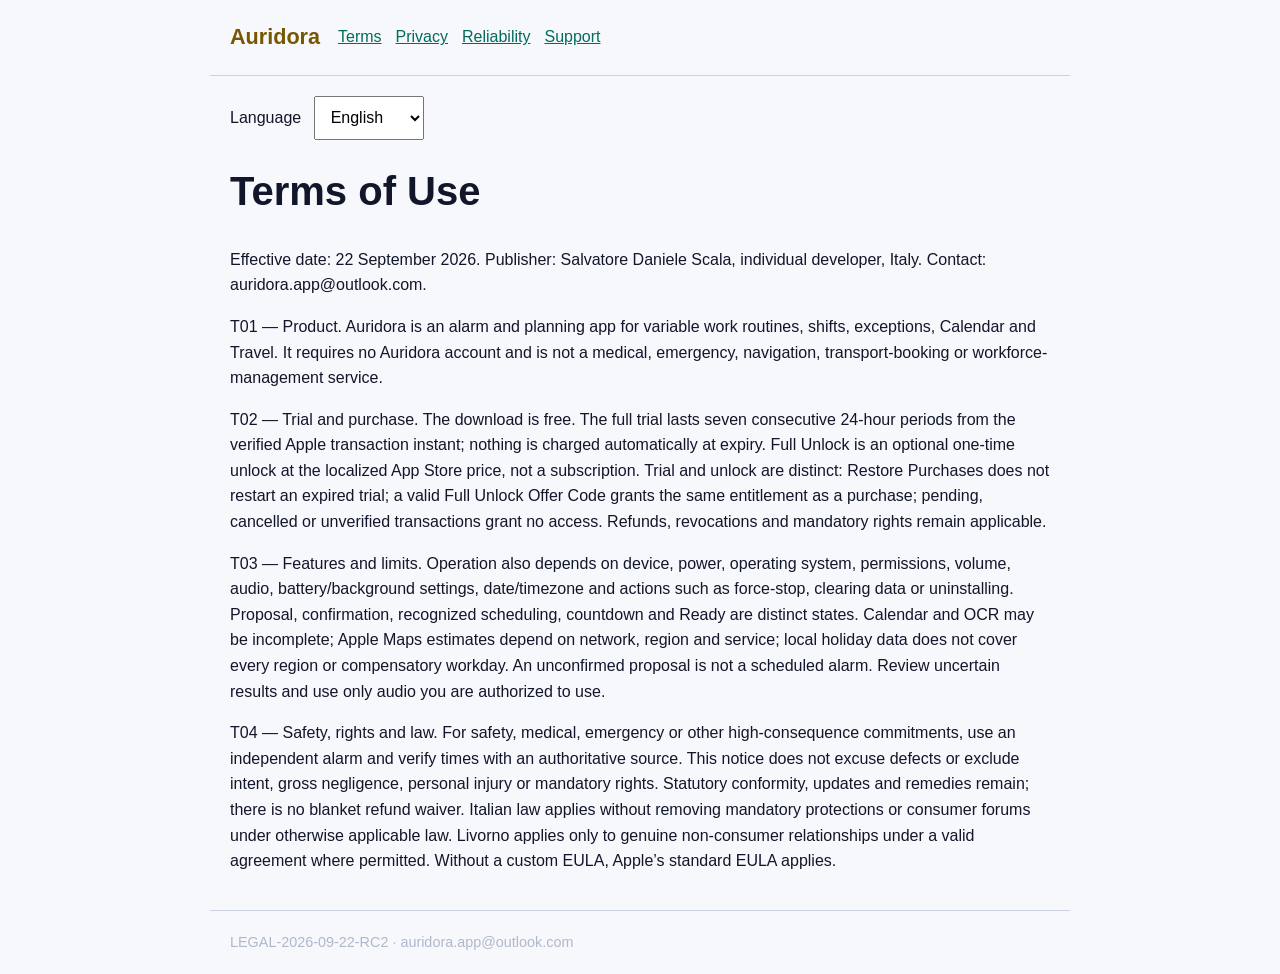
<file: terms.html>
<!doctype html>
<html lang="en">
<head>
  <meta charset="utf-8">
  <meta name="viewport" content="width=device-width, initial-scale=1">
  <meta name="color-scheme" content="dark light">
  <title>Auridora — terms</title>
  <link rel="stylesheet" href="styles.css">
</head>
<body>
  <header>
    <a class="brand" href="terms.html">Auridora</a>
    <nav aria-label="Legal documents">
      <a href="terms.html">Terms</a>
      <a href="privacy.html">Privacy</a>
      <a href="disclaimer.html">Reliability</a>
      <a href="support.html">Support</a>
    </nav>
  </header>
  <main>
    <label for="language">Language</label>
    <select id="language"><option value="it">Italiano</option><option value="en">English</option><option value="es">Español</option><option value="fr">Français</option><option value="de">Deutsch</option><option value="zh-Hans">简体中文</option><option value="hi">हिन्दी</option></select>
    <article class="legal-copy" data-language="it" lang="it" dir="auto" hidden>
  <h1>Condizioni d’uso</h1>
  <p>Data di efficacia: 22 settembre 2026. Editore: Salvatore Daniele Scala, sviluppatore individuale, Italia. Contatto: auridora.app@outlook.com.</p>
  <p>T01 — Prodotto. Auridora è un’app di sveglia e pianificazione per routine lavorative variabili, turni, eccezioni, calendario e viaggi. Non richiede un account Auridora e non è un servizio medico, di emergenza, di navigazione, di prenotazione trasporti o di gestione del personale.</p>
  <p>T02 — Prova e acquisto. Il download è gratuito. La prova completa dura sette periodi consecutivi di 24 ore dall’istante della transazione Apple verificata; alla scadenza non avvengono addebiti automatici. Full Unlock è uno sblocco facoltativo una tantum al prezzo localizzato mostrato dall’App Store, non un abbonamento. Prova e sblocco sono distinti: Ripristina acquisti non riavvia una prova scaduta; un Offer Code Full Unlock valido concede lo stesso diritto dell’acquisto; transazioni in attesa, annullate o non verificate non concedono accesso. Rimborsi, revoche e diritti inderogabili restano applicabili.</p>
  <p>T03 — Funzioni e limiti. Il funzionamento dipende anche da dispositivo, alimentazione, sistema operativo, permessi, volume, audio, impostazioni di batteria&#47;background, data&#47;fuso e azioni come arresto forzato, cancellazione dati o disinstallazione. Proposta, conferma, programmazione riconosciuta, countdown e Ready sono stati distinti. Calendario e OCR possono essere incompleti; le stime Apple Maps dipendono da rete, regione e servizio; le festività locali non coprono ogni regione o giornata compensativa. Una proposta non confermata non è una sveglia programmata. Verifica risultati incerti e usa solo audio che sei autorizzato a utilizzare.</p>
  <p>T04 — Sicurezza, diritti e legge. Per impegni di sicurezza, salute, emergenza o con conseguenze rilevanti, usa una sveglia indipendente e verifica gli orari con una fonte autorevole. Questa avvertenza non giustifica difetti né esclude dolo, colpa grave, danni alla persona o altri diritti inderogabili. Restano applicabili conformità, aggiornamenti e rimedi previsti dalla legge; non esiste una rinuncia generale ai rimborsi. Si applica la legge italiana senza sottrarre ai consumatori le protezioni e i fori inderogabili della legge altrimenti applicabile. Livorno riguarda solo rapporti realmente non consumer con accordo valido dove consentito. In assenza di EULA personalizzata si applica l’EULA standard Apple.</p>
</article>
<article class="legal-copy" data-language="en" lang="en" dir="auto" hidden>
  <h1>Terms of Use</h1>
  <p>Effective date: 22 September 2026. Publisher: Salvatore Daniele Scala, individual developer, Italy. Contact: auridora.app@outlook.com.</p>
  <p>T01 — Product. Auridora is an alarm and planning app for variable work routines, shifts, exceptions, Calendar and Travel. It requires no Auridora account and is not a medical, emergency, navigation, transport-booking or workforce-management service.</p>
  <p>T02 — Trial and purchase. The download is free. The full trial lasts seven consecutive 24-hour periods from the verified Apple transaction instant; nothing is charged automatically at expiry. Full Unlock is an optional one-time unlock at the localized App Store price, not a subscription. Trial and unlock are distinct: Restore Purchases does not restart an expired trial; a valid Full Unlock Offer Code grants the same entitlement as a purchase; pending, cancelled or unverified transactions grant no access. Refunds, revocations and mandatory rights remain applicable.</p>
  <p>T03 — Features and limits. Operation also depends on device, power, operating system, permissions, volume, audio, battery&#47;background settings, date&#47;timezone and actions such as force-stop, clearing data or uninstalling. Proposal, confirmation, recognized scheduling, countdown and Ready are distinct states. Calendar and OCR may be incomplete; Apple Maps estimates depend on network, region and service; local holiday data does not cover every region or compensatory workday. An unconfirmed proposal is not a scheduled alarm. Review uncertain results and use only audio you are authorized to use.</p>
  <p>T04 — Safety, rights and law. For safety, medical, emergency or other high-consequence commitments, use an independent alarm and verify times with an authoritative source. This notice does not excuse defects or exclude intent, gross negligence, personal injury or mandatory rights. Statutory conformity, updates and remedies remain; there is no blanket refund waiver. Italian law applies without removing mandatory protections or consumer forums under otherwise applicable law. Livorno applies only to genuine non-consumer relationships under a valid agreement where permitted. Without a custom EULA, Apple’s standard EULA applies.</p>
</article>
<article class="legal-copy" data-language="es" lang="es" dir="auto" hidden>
  <h1>Condiciones de uso</h1>
  <p>Fecha de entrada en vigor: 22 de septiembre de 2026. Editor: Salvatore Daniele Scala, desarrollador individual, Italia. Contacto: auridora.app@outlook.com.</p>
  <p>T01 — Producto. Auridora es una app de alarma y planificación para rutinas laborales variables, turnos, excepciones, Calendario y Viajes. No requiere una cuenta Auridora y no es un servicio médico, de emergencia, navegación, reserva de transporte ni gestión laboral.</p>
  <p>T02 — Prueba y compra. La descarga es gratuita. La prueba completa dura siete períodos consecutivos de 24 horas desde la transacción Apple verificada; al terminar no se cobra nada automáticamente. Full Unlock es un desbloqueo opcional de pago único al precio localizado del App Store, no una suscripción. Prueba y desbloqueo son distintos: Restaurar compras no reinicia una prueba vencida; un Offer Code válido concede el mismo derecho que la compra; una transacción pendiente, cancelada o no verificada no concede acceso. Reembolsos, revocaciones y derechos obligatorios siguen siendo aplicables.</p>
  <p>T03 — Funciones y límites. El funcionamiento depende también del dispositivo, energía, sistema, permisos, volumen, audio, ajustes de batería&#47;segundo plano, fecha&#47;zona horaria y acciones como forzar cierre, borrar datos o desinstalar. Propuesta, confirmación, programación reconocida, cuenta atrás y Ready son estados distintos. Calendario y OCR pueden ser incompletos; Apple Maps depende de red, región y servicio; los festivos locales no cubren todas las regiones o días compensatorios. Una propuesta sin confirmar no es una alarma programada. Revisa resultados inciertos y usa solo audio autorizado.</p>
  <p>T04 — Seguridad, derechos y ley. Para compromisos de seguridad, médicos, de emergencia o de consecuencias importantes, usa una alarma independiente y una fuente autorizada. Nada excusa defectos ni excluye dolo, culpa grave, daños personales o derechos obligatorios. Se mantienen conformidad, actualizaciones y recursos legales, sin renuncia general a reembolsos. Se aplica la ley italiana sin privar al consumidor de protecciones ni fueros obligatorios. Livorno solo para relaciones realmente no consumidoras con acuerdo válido donde sea posible. Sin EULA personalizada se aplica la EULA estándar de Apple.</p>
</article>
<article class="legal-copy" data-language="fr" lang="fr" dir="auto" hidden>
  <h1>Conditions d’utilisation</h1>
  <p>Date d’effet : 22 septembre 2026. Éditeur : Salvatore Daniele Scala, développeur individuel, Italie. Contact : auridora.app@outlook.com.</p>
  <p>T01 — Produit. Auridora est une app de réveil et de planification pour routines variables, postes, exceptions, Calendrier et Voyages. Aucun compte Auridora n’est requis. Ce n’est pas un service médical, d’urgence, de navigation, de réservation de transport ou de gestion du personnel.</p>
  <p>T02 — Essai et achat. Le téléchargement est gratuit. L’essai complet dure sept périodes consécutives de 24 heures à compter de la transaction Apple vérifiée ; aucun débit automatique n’intervient à l’expiration. Full Unlock est un déblocage facultatif par achat unique au prix localisé de l’App Store, sans abonnement. Essai et déblocage sont distincts : Restaurer les achats ne relance pas un essai expiré ; un Offer Code valide accorde le même droit que l’achat ; une transaction en attente, annulée ou non vérifiée n’accorde aucun accès. Les remboursements, révocations et droits impératifs restent applicables.</p>
  <p>T03 — Fonctions et limites. Le fonctionnement dépend aussi de l’appareil, alimentation, système, autorisations, volume, audio, réglages batterie&#47;arrière- plan, date&#47;fuseau et actions telles que forcer l’arrêt, effacer les données ou désinstaller. Proposition, confirmation, programmation reconnue, compte à rebours et Ready sont distincts. Calendrier&#47;OCR peuvent être incomplets ; Apple Maps dépend du réseau, de la région et du service ; les jours fériés locaux ne couvrent pas toutes les régions ou compensations. Une proposition non confirmée n’est pas une alarme programmée. Vérifiez les résultats incertains et n’utilisez que des fichiers audio autorisés.</p>
  <p>T04 — Sécurité, droits et loi. Pour tout engagement de sécurité, médical, d’urgence ou à conséquences importantes, utilisez une alarme indépendante et une source fiable. Rien n’excuse les défauts ni n’exclut dol, faute lourde, dommage corporel ou droits impératifs. Conformité, mises à jour et recours légaux demeurent, sans renonciation générale aux remboursements. La loi italienne s’applique sans retirer les protections et tribunaux impératifs du consommateur. Livourne uniquement pour de véritables relations non-consommateurs avec accord valide lorsque permis. Sans EULA personnalisée, l’EULA standard Apple s’applique.</p>
</article>
<article class="legal-copy" data-language="de" lang="de" dir="auto" hidden>
  <h1>Nutzungsbedingungen</h1>
  <p>Geltungsdatum: 22. September 2026. Herausgeber: Salvatore Daniele Scala, Einzelentwickler, Italien. Kontakt: auridora.app@outlook.com.</p>
  <p>T01 — Produkt. Auridora ist eine Wecker- und Planungs-App für wechselnde Arbeitsroutinen, Schichten, Ausnahmen, Kalender und Reisen. Kein Auridora-Konto ist erforderlich. Sie ist kein medizinischer, Notfall-, Navigations-, Verkehrsbuchungs- oder Personalverwaltungsdienst.</p>
  <p>T02 — Test und Kauf. Der Download ist kostenlos. Der vollständige Test dauert sieben aufeinanderfolgende 24-Stunden-Zeiträume ab der verifizierten Apple-Transaktion; am Ende erfolgt keine automatische Abbuchung. Full Unlock ist eine optionale einmalige Freischaltung zum lokalisierten App-Store-Preis, kein Abonnement. Test und Freischaltung sind getrennt: Käufe wiederherstellen startet keinen abgelaufenen Test neu; ein gültiger Offer Code gewährt dasselbe Recht wie der Kauf; ausstehende, abgebrochene oder ungeprüfte Transaktionen gewähren keinen Zugriff. Erstattungen, Widerrufe und zwingende Rechte bleiben.</p>
  <p>T03 — Funktionen und Grenzen. Der Betrieb hängt auch von Gerät, Strom, System, Berechtigungen, Lautstärke, Audio, Akku-&#47;Hintergrundeinstellungen, Datum&#47;Zeitzone sowie erzwungenem Beenden, Datenlöschen oder Deinstallation ab. Vorschlag, Bestätigung, erkannte Planung, Countdown und Ready sind verschieden. Kalender&#47;OCR können unvollständig sein; Apple Maps hängt von Netz, Region und Dienst ab; lokale Feiertage decken nicht jede Region oder Ausgleichsarbeit ab. Ein unbestätigter Vorschlag ist kein geplanter Wecker. Prüfe Unsicheres und nutze nur berechtigtes Audio.</p>
  <p>T04 — Sicherheit, Rechte und Recht. Für sicherheitskritische, medizinische, Notfall- oder folgenreiche Termine nutze einen unabhängigen Wecker und eine maßgebliche Quelle. Nichts entschuldigt Mängel oder schließt Vorsatz, grobe Fahrlässigkeit, Personenschäden oder zwingende Rechte aus. Gesetzliche Konformität, Updates und Abhilfen gelten weiter; kein pauschaler Erstattungsverzicht. Italienisches Recht gilt, ohne zwingenden Verbraucherschutz oder Verbrauchergerichte zu entziehen. Livorno nur bei echten Nichtverbraucherverträgen mit wirksamer Vereinbarung, soweit zulässig. Ohne eigene EULA gilt Apples Standard-EULA.</p>
</article>
<article class="legal-copy" data-language="zh-Hans" lang="zh-Hans" dir="auto" hidden>
  <h1>使用条款</h1>
  <p>生效日期：2026 年 9 月 22 日。发布者：Salvatore Daniele Scala，意大利个人开发者。联系邮箱：auridora.app@outlook.com。</p>
  <p>T01 — 产品。 Auridora 是一款面向多变工作日、轮班、例外情况、日历与出行的闹钟和规划应用。无需 Auridora 账户；它不是医疗、紧急服务、导航、交通预订或人员管理服务。</p>
  <p>T02 — 试用与购买。 下载免费。完整试用期自经 Apple 验证的交易时刻起连续七个 24 小时周期；到期不会自动扣款。Full Unlock 是按 App Store 本地化价格购买的一次性可选解锁，并非订阅。试用与解锁相互独立：恢复购买不会重新开始已到期试用；有效的 Full Unlock 优惠代码与正常购买授予相同权益；待处理、取消或未验证的交易不授予访问权限。退款、撤销及强制性权利仍适用。</p>
  <p>T03 — 功能与限制。 运行还取决于设备、电源、系统、权限、音量、音频、电池&#47;后台设置、日期&#47;时区，以及强制停止、清除数据或卸载等操作。提议、确认、系统认可的排程、倒计时与 Ready 是不同状态。日历和 OCR 可能不完整；Apple Maps 估算依赖网络、地区与服务；本地节假日数据不涵盖所有地区或调休工作日。未确认的提议不是已排程闹钟。请检查不确定结果，并仅使用你有权使用的音频。</p>
  <p>T04 — 安全、权利与法律。 对安全、医疗、紧急或其他后果重大的事项，请使用独立备用闹钟并以权威来源核对时间。本说明不为缺陷开脱，也不排除故意、重大过失、人身伤害或其他不可排除的权利。法定的合规、更新和救济仍然适用，不存在一概放弃退款。适用意大利法律，但不得剥夺其他适用法律赋予消费者的强制保护或法院。仅在法律允许且存在有效协议时，Livorno 才可适用于真正的非消费者关系。若未提供自定义 EULA，则适用 Apple 标准 EULA。</p>
</article>
<article class="legal-copy" data-language="hi" lang="hi" dir="ltr" hidden>
  <h1>उपयोग की शर्तें</h1>
  <p>प्रभावी तिथि: 22 सितंबर 2026। प्रकाशक: Salvatore Daniele Scala, इटली के व्यक्तिगत डेवलपर। संपर्क: auridora.app@outlook.com।</p>
  <p>T01 — उत्पाद। Auridora बदलती कार्य-दिनचर्या, शिफ्ट, अपवाद, कैलेंडर और यात्रा के लिए अलार्म व योजना ऐप है। Auridora खाता आवश्यक नहीं है। यह चिकित्सा, आपातकाल, नेविगेशन, परिवहन-बुकिंग या कर्मचारी-प्रबंधन सेवा नहीं है।</p>
  <p>T02 — ट्रायल और खरीद। डाउनलोड निःशुल्क है। पूरा ट्रायल सत्यापित Apple लेन-देन के समय से लगातार सात 24-घंटे की अवधियों तक चलता है; समाप्ति पर कोई स्वचालित शुल्क नहीं लगता। Full Unlock स्थानीयकृत App Store मूल्य पर वैकल्पिक एकमुश्त अनलॉक है, सदस्यता नहीं। ट्रायल और अनलॉक अलग हैं: खरीद पुनर्स्थापित करना समाप्त ट्रायल फिर शुरू नहीं करता; मान्य Full Unlock Offer Code वही अधिकार देता है जो खरीद; लंबित, रद्द या असत्यापित लेन-देन पहुँच नहीं देते। रिफंड, निरस्तीकरण और अनिवार्य अधिकार लागू रहते हैं।</p>
  <p>T03 — कार्य और सीमाएँ। संचालन डिवाइस, बिजली, सिस्टम, अनुमतियाँ, आवाज़, ऑडियो, बैटरी&#47;बैकग्राउंड सेटिंग, तारीख&#47;समय-क्षेत्र तथा फोर्स-स्टॉप, डेटा साफ़ करने या अनइंस्टॉल करने पर भी निर्भर है। प्रस्ताव, पुष्टि, सिस्टम द्वारा मान्य शेड्यूलिंग, काउंटडाउन और Ready अलग अवस्थाएँ हैं। कैलेंडर&#47;OCR अधूरे हो सकते हैं; Apple Maps नेटवर्क, क्षेत्र और सेवा पर निर्भर है; स्थानीय छुट्टियाँ हर क्षेत्र या समायोजित कार्य-दिन को नहीं ढकतीं। अपुष्ट प्रस्ताव शेड्यूल अलार्म नहीं है। अनिश्चित परिणाम जाँचें और केवल अधिकृत ऑडियो उपयोग करें।</p>
  <p>T04 — सुरक्षा, अधिकार और कानून। सुरक्षा, चिकित्सा, आपात या गंभीर परिणाम वाले कार्यों के लिए स्वतंत्र अलार्म रखें और प्रामाणिक स्रोत से समय जाँचें। यह सूचना दोषों को उचित नहीं ठहराती और जानबूझकर कृत्य, गंभीर लापरवाही, व्यक्तिगत चोट या अनिवार्य अधिकारों को बाहर नहीं करती। वैधानिक अनुरूपता, अपडेट और उपचार बने रहते हैं; रिफंड का सार्वभौमिक त्याग नहीं है। इतालवी कानून लागू होता है, पर अन्य लागू कानून की अनिवार्य उपभोक्ता सुरक्षा या अदालतें नहीं हटतीं। Livorno केवल वास्तविक गैर-उपभोक्ता संबंध में वैध समझौते से, जहाँ अनुमत हो। कस्टम EULA न होने पर Apple का मानक EULA लागू होता है।</p>
</article>
  </main>
  <footer>LEGAL-2026-09-22-RC2 · auridora.app@outlook.com</footer>
  <script>
    const supported = ["it","en","es","fr","de","zh-Hans","hi"];
    const query = new URLSearchParams(location.search).get('lang');
    const browser = navigator.language || 'en';
    const initial = supported.includes(query) ? query :
      (supported.includes(browser) ? browser :
      (browser.startsWith('zh') ? 'zh-Hans' :
      (supported.includes(browser.split('-')[0]) ? browser.split('-')[0] : 'en')));
    const select = document.getElementById('language');
    function show(language) {
      document.documentElement.lang = language;
      select.value = language;
      document.querySelectorAll('[data-language]').forEach((article) => {
        article.hidden = article.dataset.language !== language;
      });
      const next = new URL(location.href);
      next.searchParams.set('lang', language);
      history.replaceState(null, '', next);
    }
    select.addEventListener('change', () => show(select.value));
    show(initial);
  </script>
</body>
</html>
</file>
<file: styles.css>
:root { color-scheme: dark; font-family: -apple-system, BlinkMacSystemFont, "Segoe UI", sans-serif; background: #080b18; color: #f6f7fb; }
body { margin: 0; line-height: 1.6; }
header, main, footer { max-width: 820px; margin: auto; padding: 20px; }
header { display: flex; flex-wrap: wrap; align-items: center; gap: 18px; border-bottom: 1px solid #27314d; }
.brand { color: #e9c66b; font-size: 1.35rem; font-weight: 700; text-decoration: none; }
nav { display: flex; flex-wrap: wrap; gap: 14px; }
a { color: #8bdac7; }
label { margin-right: 8px; }
select { min-height: 44px; padding: 8px 12px; font: inherit; }
h1 { font-size: clamp(1.8rem, 6vw, 2.5rem); line-height: 1.15; margin-top: 28px; }
p { margin: 1rem 0; }
footer { color: #aeb8cc; border-top: 1px solid #27314d; font-size: .9rem; }
@media (prefers-color-scheme: light) { :root { color-scheme: light; background: #f7f8fc; color: #11162a; } header, footer { border-color: #ccd3e0; } .brand { color: #775600; } a { color: #006c5c; } }
</file>
